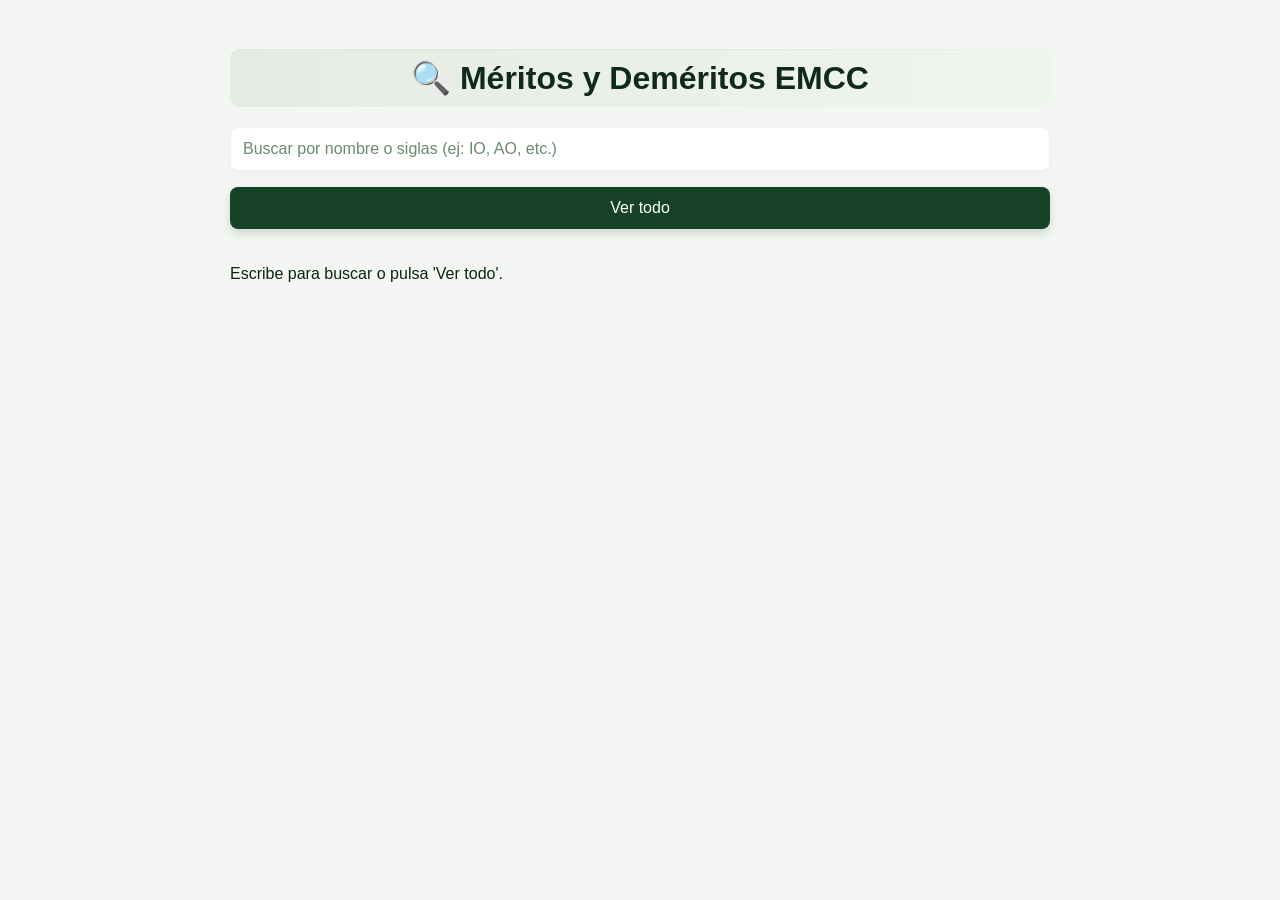
<file: index.html>
<!DOCTYPE html>
<html lang="es">
<head>
  <meta charset="UTF-8" />
  <meta name="viewport" content="width=device-width, initial-scale=1.0"/>
  <title>Méritos y Deméritos EMCC</title>
  <style>
    :root{
      /* Paleta escala verde militar */
      --green-900: #0f2b18; /* muy oscuro */
      --green-800: #174227;
      --green-700: #2a5b35;
      --green-600: #3f7a45;
      --green-500: #5a9a5f;
      --green-400: #81b883;
      --muted-bg: #f3f6f2; /* leve tinte verde claro para el fondo */
      --card-bg: #eef6ec; /* tarjeta con sutil tinte verde */
      --accent: #cfe6d1; /* acento claro */
      --text: #0b2414; /* texto principal oscuro */
      --muted-text: #33513a;
      --danger: #7a2b2b; /* rojo moderado para contraste si se necesita */
    }

    * {
      box-sizing: border-box;
      font-family: 'Segoe UI', Tahoma, Geneva, Verdana, sans-serif;
    }
    body {
      background-color: var(--muted-bg);
      margin: 0;
      padding: 16px;
      color: var(--text);
    }
    h1 {
      text-align: center;
      color: var(--green-900);
      margin-bottom: 20px;
      background: linear-gradient(90deg, rgba(21,49,28,0.06), rgba(95,154,95,0.02));
      padding: 10px 12px;
      border-radius: 10px;
      display: inline-block;
      width: 100%;
      box-shadow: 0 1px 0 rgba(0,0,0,0.03) inset;
    }
    input[type="text"] {
      width: 100%;
      padding: 12px;
      border: 1px solid rgba(26,58,95,0.06);
      border-radius: 8px;
      font-size: 16px;
      margin-bottom: 16px;
      background: white;
      color: var(--text);
      box-shadow: 0 2px 4px rgba(16,43,24,0.03);
    }
    input[type="text"]::placeholder {
      color: #6b8a6f;
    }
    button {
      width: 100%;
      padding: 12px;
      background-color: var(--green-800);
      color: #f7fff7;
      border: none;
      border-radius: 8px;
      font-size: 16px;
      cursor: pointer;
      margin-bottom: 16px;
      box-shadow: 0 4px 10px rgba(10,40,20,0.15);
      transition: background-color 180ms ease, transform 120ms ease;
    }
    button:hover {
      background-color: var(--green-700);
      transform: translateY(-1px);
    }
    .item {
      background: linear-gradient(180deg, white 0%, var(--card-bg) 100%);
      border-radius: 8px;
      padding: 12px;
      margin-bottom: 12px;
      box-shadow: 0 6px 16px rgba(8,22,12,0.06);
      border-left: 6px solid rgba(46,86,45,0.12);
    }
    .item h3 {
      margin: 0 0 8px 0;
      color: var(--green-900);
      font-size: 1.05rem;
    }
    .item h3 small {
      color: var(--muted-text);
      font-weight: 600;
      margin-left: 6px;
      font-size: 0.8rem;
    }
    .item p {
      margin: 4px 0;
      color: var(--muted-text);
    }
    .category {
      font-weight: 700;
      color: white;
      margin-top: 20px;
      border-radius: 8px;
      padding: 10px 12px;
      background: linear-gradient(90deg, var(--green-700), var(--green-500));
      box-shadow: 0 3px 8px rgba(15,43,24,0.08);
    }
    #results {
      margin-top: 20px;
    }

    /* Adaptaciones para contraste de Demérito/Mérito */
    .category.dem {
      background: linear-gradient(90deg, #6b2f2f, #9a4a4a); /* tono rojizo para deméritos (contraste) */
    }
    .category.mer {
      background: linear-gradient(90deg, var(--green-700), var(--green-500));
    }

    /* Responsive */
    @media (min-width: 600px) {
      body {
        padding: 28px;
      }
      .container {
        max-width: 820px;
        margin: 0 auto;
      }
    }
  </style>
</head>
<body>
  <div class="container">
    <h1>🔍 Méritos y Deméritos EMCC</h1>
    <input type="text" id="searchInput" placeholder="Buscar por nombre o siglas (ej: IO, AO, etc.)" />
    <button onclick="showAll()">Ver todo</button>
    <div id="results"></div>
  </div>

  <script>
    // Base de datos con faltas y méritos
    const data = [
      // DEMÉRITOS
      { type: "Demérito", category: "Formación Ética y Profesional", name: "No rendir cortesía", sigla: "NRC", g10: "1-3", g11_12: "4-8" },
      { type: "Demérito", category: "Formación Ética y Profesional", name: "Saludar incorrectamente", sigla: "SI", g10: "1", g11_12: "1-3" },
      { type: "Demérito", category: "Formación Ética y Profesional", name: "Permitir", sigla: "PER", g10: "2-5", g11_12: "6-11" },
      { type: "Demérito", category: "Formación Ética y Profesional", name: "Tibieza", sigla: "TIB", g10: "1-2", g11_12: "3-5" },
      { type: "Demérito", category: "Formación Ética y Profesional", name: "Ausente a formación", sigla: "AF", g10: "1-3", g11_12: "2-5" },
      { type: "Demérito", category: "Formación Ética y Profesional", name: "Ausente al regreso de pase", sigla: "ARP", g10: "6-11", g11_12: "6-11" },
      { type: "Demérito", category: "Formación Ética y Profesional", name: "Ausente al cuartel", sigla: "AC", g10: "1-3", g11_12: "1-5" },
      { type: "Demérito", category: "Formación Ética y Profesional", name: "Mentir", sigla: "MEN", g10: "4-6", g11_12: "6-11" },
      { type: "Demérito", category: "Formación Ética y Profesional", name: "Incumplir una orden", sigla: "IO", g10: "4-6", g11_12: "6-11" },
      { type: "Demérito", category: "Formación Ética y Profesional", name: "Réplica", sigla: "REP", g10: "2-4", g11_12: "6-11" },
      { type: "Demérito", category: "Formación Ética y Profesional", name: "Faltar el respeto", sigla: "FR", g10: "4-6", g11_12: "6-11" },
      { type: "Demérito", category: "Formación Ética y Profesional", name: "Atribuciones indebidas", sigla: "ATR", g10: "1-3", g11_12: "1-5" },
      { type: "Demérito", category: "Formación Ética y Profesional", name: "Estar peludo o pelado de forma no reglamentaria", sigla: "PEL", g10: "1-2", g11_12: "2-4" },
      { type: "Demérito", category: "Formación Ética y Profesional", name: "Estar sin afeitar o mal afeitado", sigla: "AFE", g10: "1-2", g11_12: "2-4" },
      { type: "Demérito", category: "Formación Ética y Profesional", name: "Recostarse a la pared, sentarse en lugares no apropiados", sigla: "REC", g10: "1-2", g11_12: "2-4" },
      { type: "Demérito", category: "Formación Ética y Profesional", name: "Terminología inadecuada", sigla: "TER", g10: "1-2", g11_12: "2-4" },
      { type: "Demérito", category: "Formación Ética y Profesional", name: "Palabras obscenas", sigla: "POB", g10: "4-6", g11_12: "6-10" },
      { type: "Demérito", category: "Formación Ética y Profesional", name: "Reñir con un compañero", sigla: "REN", g10: "6-11", g11_12: "6-11" },
      { type: "Demérito", category: "Formación Ética y Profesional", name: "Tener uñas largas o sucias", sigla: "UÑA", g10: "1", g11_12: "2" },
      { type: "Demérito", category: "Formación Ética y Profesional", name: "Criticar la actuación o la orden de un superior", sigla: "CRS", g10: "2-4", g11_12: "5-8" },
      { type: "Demérito", category: "Formación Ética y Profesional", name: "No presentarse al jefe después de cumplir una orden", sigla: "NPJ", g10: "2-4", g11_12: "5-8" },
      { type: "Demérito", category: "Formación Ética y Profesional", name: "Presentarse incorrectamente ante el Jefe", sigla: "PIJ", g10: "1-3", g11_12: "4-6" },
      { type: "Demérito", category: "Formación Ética y Profesional", name: "No rendir el parte correctamente", sigla: "NRP", g10: "1-2", g11_12: "2-4" },
      { type: "Demérito", category: "Formación Ética y Profesional", name: "Incumplir el horario de la unidad", sigla: "IHU", g10: "2-5", g11_12: "2-5" },
      { type: "Demérito", category: "Formación Ética y Profesional", name: "Arrojar basura fuera de los depósitos", sigla: "ARB", g10: "1-3", g11_12: "1-3" },
      { type: "Demérito", category: "Formación Ética y Profesional", name: "Mantener las manos en los bolsillos", sigla: "MBP", g10: "1-2", g11_12: "2-4" },
      { type: "Demérito", category: "Formación Ética y Profesional", name: "Desconocer lo que está reglamentado", sigla: "DRE", g10: "1-2", g11_12: "2-5" },
      { type: "Demérito", category: "Formación Ética y Profesional", name: "Estar desnudo en el dormitorio", sigla: "EDD", g10: "1-3", g11_12: "3-5" },
      { type: "Demérito", category: "Formación Ética y Profesional", name: "Hacer necesidades fisiológicas en lugares no dispuestos", sigla: "HNF", g10: "2-4", g11_12: "4-6" },
      { type: "Demérito", category: "Formación Ética y Profesional", name: "Dirigirse de forma incorrecta a sus compañeros", sigla: "DIC", g10: "1-3", g11_12: "3-5" },
      { type: "Demérito", category: "Formación Ética y Profesional", name: "No emplear el conducto reglamentario o emplearlo incorrectamente", sigla: "NCR", g10: "1-2", g11_12: "3-5" },
      { type: "Demérito", category: "Formación Ética y Profesional", name: "Llegar a la EMCC en estado de embriaguez", sigla: "EBR", g10: "6-11", g11_12: "6-11" },
      { type: "Demérito", category: "Formación Ética y Profesional", name: "Ingerir o introducir bebidas alcohólicas en la EMCC", sigla: "IBA", g10: "6-11", g11_12: "6-11" },
      { type: "Demérito", category: "Formación Ética y Profesional", name: "Falsificar documentos", sigla: "FAL", g10: "6-11", g11_12: "6-11" },
      { type: "Demérito", category: "Formación Ética y Profesional", name: "Realizar actos que atenten contra la moral y el prestigio de la EMCC", sigla: "AMA", g10: "6-11", g11_12: "6-11" },
      { type: "Demérito", category: "Formación Ética y Profesional", name: "Gesticular", sigla: "GES", g10: "1-2", g11_12: "2-5" },
      { type: "Demérito", category: "Formación Ética y Profesional", name: "Difamar", sigla: "DIF", g10: "6-11", g11_12: "6-11" },
      { type: "Demérito", category: "Formación Ética y Profesional", name: "Entrar o salir de la EMCC por lugares no autorizados", sigla: "ESA", g10: "6-11", g11_12: "6-11" },
      { type: "Demérito", category: "Formación Ética y Profesional", name: "Encubrir", sigla: "ENC", g10: "6-11", g11_12: "6-11" },
 


//servicio de guardia 
  { "type": "Demérito", "category": "Servicio de Guardia", "name": "Abandonar el servicio", "sigla": "AGS", "g10": "2-4", "g11_12": "6-11" },
  { "type": "Demérito", "category": "Servicio de Guardia", "name": "Negligencia en el servicio", "sigla": "NGS", "g10": "2-4", "g11_12": "6-11" },
  { "type": "Demérito", "category": "Servicio de Guardia", "name": "Incumplir las exigencias establecidas en el servicio que presta", "sigla": "IES", "g10": "1-3", "g11_12": "5-7" },
  { "type": "Demérito", "category": "Servicio de Guardia", "name": "Realizar actividades ajenas al servicio de guardia", "sigla": "RAS", "g10": "1-3", "g11_12": "3-5" },
  { "type": "Demérito", "category": "Servicio de Guardia", "name": "Dejarse relevar o relevar incorrectamente", "sigla": "DRI", "g10": "1-3", "g11_12": "3-5" },
  { "type": "Demérito", "category": "Servicio de Guardia", "name": "Evadir el servicio", "sigla": "EVS", "g10": "2-4", "g11_12": "5-7" },

//relacionada con el cuartel
  { "type": "Demérito", "category": "Relacionadas con el Cuartel", "name": "No estar listo para la inspección", "sigla": "NLI", "g10": "1-2", "g11_12": "2-4" },
  { "type": "Demérito", "category": "Relacionadas con el Cuartel", "name": "Objeto en lugar no dispuesto", "sigla": "OLD", "g10": "1-2", "g11_12": "1-2" },
  { "type": "Demérito", "category": "Relacionadas con el Cuartel", "name": "Objeto sucio o con polvo", "sigla": "OSP", "g10": "1-2", "g11_12": "1-2" },
  { "type": "Demérito", "category": "Relacionadas con el Cuartel", "name": "Objeto con falta de simetría, desalineados o desordenados", "sigla": "OFD", "g10": "1-2", "g11_12": "1-2" },
  { "type": "Demérito", "category": "Relacionadas con el Cuartel", "name": "Objetos sin marcar", "sigla": "OSM", "g10": "1-2", "g11_12": "2-4" },
  { "type": "Demérito", "category": "Relacionadas con el Cuartel", "name": "Cama mal tendida", "sigla": "CMT", "g10": "1-2", "g11_12": "1-2" },
  { "type": "Demérito", "category": "Relacionadas con el Cuartel", "name": "Área sucia", "sigla": "ASU", "g10": "1-2", "g11_12": "2-4" },
  { "type": "Demérito", "category": "Relacionadas con el Cuartel", "name": "Tener prendas no autorizadas en el cuartel", "sigla": "PNC", "g10": "2", "g11_12": "2" },
  { "type": "Demérito", "category": "Relacionadas con el Cuartel", "name": "Hablar en voz alta", "sigla": "HVA", "g10": "1", "g11_12": "1" },
  { "type": "Demérito", "category": "Relacionadas con el Cuartel", "name": "Escandalizar", "sigla": "ESC", "g10": "3", "g11_12": "3" },
  { "type": "Demérito", "category": "Relacionadas con el Cuartel", "name": "Interrumpir el sueño de los demás", "sigla": "ISD", "g10": "3", "g11_12": "3" },


//con el servicio cuartel 
 

  { "type": "Demérito", "category": "Relacionadas con el Cuartel - Servicio de Cuartel", "name": "Violar lo establecido para el encendido y apagado de las luces", "sigla": "VEL", "g10": "2", "g11_12": "2" },
  { "type": "Demérito", "category": "Relacionadas con el Cuartel - Servicio de Cuartel", "name": "Consentir daños a la limpieza o a los muebles e inmuebles", "sigla": "CDA", "g10": "3", "g11_12": "3" },
  { "type": "Demérito", "category": "Relacionadas con el Cuartel - Servicio de Cuartel", "name": "Consentir que se hable en voz alta", "sigla": "CHV", "g10": "2", "g11_12": "2" },
  { "type": "Demérito", "category": "Relacionadas con el Cuartel - Servicio de Cuartel", "name": "No llevar correctamente el libro del cuartel", "sigla": "NLC", "g10": "2-4", "g11_12": "2-4" },
  { "type": "Demérito", "category": "Relacionadas con el Cuartel - Servicio de Cuartel", "name": "Mantener encendido el televisor o radio en horario no dispuesto", "sigla": "MET", "g10": "3-5", "g11_12": "3-5" },
  { "type": "Demérito", "category": "Relacionadas con el Cuartel - Servicio de Cuartel", "name": "Área sucia", "sigla": "ASC", "g10": "3-5", "g11_12": "3-5" },


  //relacionados con el cuartel
  { "type": "Demérito", "category": "Relacionadas con el Cuartel", "name": "No estar listo para la inspección", "sigla": "NLI", "g10": "1-2", "g11_12": "2-4" },
  { "type": "Demérito", "category": "Relacionadas con el Cuartel", "name": "Objeto en lugar no dispuesto", "sigla": "OLD", "g10": "1-2", "g11_12": "1-2" },
  { "type": "Demérito", "category": "Relacionadas con el Cuartel", "name": "Objeto sucio o con polvo", "sigla": "OSP", "g10": "1-2", "g11_12": "1-2" },
  { "type": "Demérito", "category": "Relacionadas con el Cuartel", "name": "Objeto con falta de simetría, desalineados o desordenados", "sigla": "OFD", "g10": "1-2", "g11_12": "1-2" },
  { "type": "Demérito", "category": "Relacionadas con el Cuartel", "name": "Objetos sin marcar", "sigla": "OSM", "g10": "1-2", "g11_12": "2-4" },
  { "type": "Demérito", "category": "Relacionadas con el Cuartel", "name": "Cama mal tendida", "sigla": "CMT", "g10": "1-2", "g11_12": "1-2" },
  { "type": "Demérito", "category": "Relacionadas con el Cuartel", "name": "Área sucia", "sigla": "ASU", "g10": "1-2", "g11_12": "2-4" },
  { "type": "Demérito", "category": "Relacionadas con el Cuartel", "name": "Tener prendas no autorizadas en el cuartel", "sigla": "PNC", "g10": "2", "g11_12": "2" },
  { "type": "Demérito", "category": "Relacionadas con el Cuartel", "name": "Hablar en voz alta", "sigla": "HVA", "g10": "1", "g11_12": "1" },
  { "type": "Demérito", "category": "Relacionadas con el Cuartel", "name": "Escandalizar", "sigla": "ESC", "g10": "3", "g11_12": "3" },
  { "type": "Demérito", "category": "Relacionadas con el Cuartel", "name": "Interrumpir el sueño de los demás", "sigla": "ISD", "g10": "3", "g11_12": "3" },
  { "type": "Demérito", "category": "Relacionadas con el Cuartel - Estar Acostado", "name": "Estar acostado - Fuera del horario establecido", "sigla": "EAF", "g10": "3", "g11_12": "3" },
  { "type": "Demérito", "category": "Relacionadas con el Cuartel - Estar Acostado", "name": "Estar acostado - Con ropa no autorizada", "sigla": "EAR", "g10": "2", "g11_12": "2" },
  { "type": "Demérito", "category": "Relacionadas con el Cuartel - Servicio de Cuartel", "name": "Violar lo establecido para el encendido y apagado de las luces", "sigla": "VEL", "g10": "2", "g11_12": "2" },
  { "type": "Demérito", "category": "Relacionadas con el Cuartel - Servicio de Cuartel", "name": "Consentir daños a la limpieza o a los muebles e inmuebles", "sigla": "CDA", "g10": "3", "g11_12": "3" },
  { "type": "Demérito", "category": "Relacionadas con el Cuartel - Servicio de Cuartel", "name": "Consentir que se hable en voz alta", "sigla": "CHV", "g10": "2", "g11_12": "2" },
  { "type": "Demérito", "category": "Relacionadas con el Cuartel - Servicio de Cuartel", "name": "No llevar correctamente el libro del cuartel", "sigla": "NLC", "g10": "2-4", "g11_12": "2-4" },
  { "type": "Demérito", "category": "Relacionadas con el Cuartel - Servicio de Cuartel", "name": "Mantener encendido el televisor o radio en horario no dispuesto", "sigla": "MET", "g10": "3-5", "g11_12": "3-5" },
  { "type": "Demérito", "category": "Relacionadas con el Cuartel - Servicio de Cuartel", "name": "Área sucia", "sigla": "ASC", "g10": "3-5", "g11_12": "3-5" },

  
  //estar acostado
  { "type": "Demérito", "category": "Relacionadas con el Cuartel - Estar Acostado", "name": "Fuera del horario establecido", "sigla": "EAF", "g10": "3", "g11_12": "3"},
  { "type": "Demérito", "category": "Relacionadas con el Cuartel - Estar Acostado", "name": "Con ropa no autorizada", "sigla": "EAR", "g10": "2", "g11_12": "2" },


  //clases y estudio independiente 
  { "type": "Demérito", "category": "Clases y Estudios Independiente", "name": "Ausentarse o no asistir", "sigla": "CNNA", "g10": "2-6", "g11_12": "6-11" },
  { "type": "Demérito", "category": "Clases y Estudios Independiente", "name": "Llegar tarde", "sigla": "CLT", "g10": "1-2", "g11_12": "2-3" },
  { "type": "Demérito", "category": "Clases y Estudios Independiente", "name": "Maltratar a destruir los medios de BME", "sigla": "MDB", "g10": "4-6", "g11_12": "6-11" },
  { "type": "Demérito", "category": "Clases y Estudios Independiente", "name": "Alterar el orden", "sigla": "CAO", "g10": "1-3", "g11_12": "3-6" },
  { "type": "Demérito", "category": "Clases y Estudios Independiente", "name": "Sentarse incorrectamente", "sigla": "CSI", "g10": "1", "g11_12": "2" },
  { "type": "Demérito", "category": "Clases y Estudios Independiente", "name": "No llevar los materiales indicados", "sigla": "NMI", "g10": "1-3", "g11_12": "2-6" },
  { "type": "Demérito", "category": "Clases y Estudios Independiente", "name": "Ensuciar el aula", "sigla": "EAU", "g10": "1-2", "g11_12": "2-4" },
  { "type": "Demérito", "category": "Clases y Estudios Independiente", "name": "Ejecutar acciones que no tengan relación con la clase o el estudio", "sigla": "EAE", "g10": "1-2", "g11_12": "2-5" },
  { "type": "Demérito", "category": "Clases y Estudios Independiente", "name": "Hablar sin permiso", "sigla": "CHP", "g10": "1", "g11_12": "1" },
  { "type": "Demérito", "category": "Clases y Estudios Independiente", "name": "No presentarse o hacerlo incorrectamente", "sigla": "NPI", "g10": "1", "g11_12": "1" },
  { "type": "Demérito", "category": "Clases y Estudios Independiente", "name": "No cumplir las tareas en clases o el estudio individual", "sigla": "NCT", "g10": "2-4", "g11_12": "6-11" },
  { "type": "Demérito", "category": "Clases y Estudios Independiente", "name": "Dormir en clase o estudio individual", "sigla": "DCE", "g10": "1-3", "g11_12": "3-5" },
  { "type": "Demérito", "category": "Clases y Estudios Independiente", "name": "No tener los libros conservados y con forro", "sigla": "NLC", "g10": "1-3", "g11_12": "3-5" },


//corte militares
  { "type": "Demérito", "category": "Cortes Militares", "name": "Hablar sin autorización", "sigla": "CHA", "g10": "1", "g11_12": "2" },
  { "type": "Demérito", "category": "Cortes Militares", "name": "Reírse", "sigla": "CRE", "g10": "1", "g11_12": "3" },
  { "type": "Demérito", "category": "Cortes Militares", "name": "Dormitar", "sigla": "CDO", "g10": "1", "g11_12": "3" },
  { "type": "Demérito", "category": "Cortes Militares", "name": "Sentarse incorrectamente", "sigla": "SCI", "g10": "1", "g11_12": "1" },
  { "type": "Demérito", "category": "Cortes Militares", "name": "Interrumpir las declaraciones", "sigla": "IDC", "g10": "1", "g11_12": "2" },
  { "type": "Demérito", "category": "Cortes Militares", "name": "No prestar atención", "sigla": "NPA", "g10": "1", "g11_12": "1" },




//ingestión de alimentos 
  { "type": "Demérito", "category": "Ingestión de Alimentos", "name": "No emplear correctamente los cubiertos", "sigla": "NUC", "g10": "1", "g11_12": "1" },
  { "type": "Demérito", "category": "Ingestión de Alimentos", "name": "Comer con las manos sucias", "sigla": "CMS", "g10": "1", "g11_12": "1" },
  { "type": "Demérito", "category": "Ingestión de Alimentos", "name": "Dejar desperdicios de comida en la mesa", "sigla": "DDC", "g10": "1", "g11_12": "1" },
  { "type": "Demérito", "category": "Ingestión de Alimentos", "name": "Consumir alimentos fuera del lugar dispuesto para ello", "sigla": "CAF", "g10": "1", "g11_12": "2" },
  { "type": "Demérito", "category": "Ingestión de Alimentos", "name": "Extraer alimentos del comedor", "sigla": "EAC", "g10": "1", "g11_12": "2" },
  { "type": "Demérito", "category": "Ingestión de Alimentos", "name": "Asistir al comedor o cafetería en horario no dispuesto", "sigla": "ACH", "g10": "1", "g11_12": "2" },

  
//uso del uniforme 
  { "type": "Demérito", "category": "Uso del Uniforme", "name": "Ojal desabotonado o faltarle botones", "sigla": "OUO", "g10": "1", "g11_12": "1" },
  { "type": "Demérito", "category": "Uso del Uniforme", "name": "Uniforme sucio o ajado", "sigla": "USA", "g10": "1", "g11_12": "2" },
  { "type": "Demérito", "category": "Uso del Uniforme", "name": "Calzado sucio o sin brillo", "sigla": "CSB", "g10": "1", "g11_12": "1-2" },
  { "type": "Demérito", "category": "Uso del Uniforme", "name": "No usar o usar incorrectamente los atributos", "sigla": "NUA", "g10": "1", "g11_12": "1-2" },
  { "type": "Demérito", "category": "Uso del Uniforme", "name": "Uso incorrecto del uniforme", "sigla": "UIU", "g10": "1", "g11_12": "2" },
  { "type": "Demérito", "category": "Uso del Uniforme", "name": "Estar descubierto fuera de techo", "sigla": "EDF", "g10": "1", "g11_12": "2" },
  { "type": "Demérito", "category": "Uso del Uniforme", "name": "Transformar el uniforme", "sigla": "TRU", "g10": "1-2", "g11_12": "2-4" },


//formaciones


  { "type": "Demérito", "category": "Formaciones", "name": "Llegar tarde", "sigla": "FLT", "g10": "1", "g11_12": "1-3" },
  { "type": "Demérito", "category": "Formaciones", "name": "Moverse en posición de “Firmes”", "sigla": "FMF", "g10": "1", "g11_12": "1" },
  { "type": "Demérito", "category": "Formaciones", "name": "No asumir la posición de “Firmes”", "sigla": "NAF", "g10": "1", "g11_12": "2" },
  { "type": "Demérito", "category": "Formaciones", "name": "Hablar sin permiso", "sigla": "FHP", "g10": "1", "g11_12": "2" },
  { "type": "Demérito", "category": "Formaciones", "name": "Incorporarse o salir de formación sin permiso", "sigla": "ISF", "g10": "1", "g11_12": "2" },
  { "type": "Demérito", "category": "Formaciones", "name": "Reírse", "sigla": "FRE", "g10": "1", "g11_12": "2" },
  { "type": "Demérito", "category": "Formaciones", "name": "Asistir con objetos no dispuestos", "sigla": "AOD", "g10": "1", "g11_12": "1" },
  { "type": "Demérito", "category": "Formaciones", "name": "No estar alineado", "sigla": "NEA", "g10": "1", "g11_12": "1" },
  { "type": "Demérito", "category": "Formaciones", "name": "Mal procedimiento de infantería", "sigla": "MPI", "g10": "1", "g11_12": "1" },
  { "type": "Demérito", "category": "Formaciones", "name": "Ejecutar incorrectamente los ejercicios", "sigla": "EIE", "g10": "1", "g11_12": "1" },
  { "type": "Demérito", "category": "Formaciones", "name": "Jugar", "sigla": "FJU", "g10": "1", "g11_12": "2" },
  { "type": "Demérito", "category": "Formaciones", "name": "No presentarse de forma correcta", "sigla": "NPC", "g10": "1", "g11_12": "2-4" },


//DURANTE LA MARCHA, EN ACTIVIDADES DE TERRENO O EN LA CALLE
  { "type": "Demérito", "category": "Durante la Marcha, Terreno o Calle", "name": "Abandonar el itinerario", "sigla": "ATI", "g10": "1-3", "g11_12": "3-5" },
  { "type": "Demérito", "category": "Durante la Marcha, Terreno o Calle", "name": "Hacer uso de propiedades estatales o particulares o dañarlas", "sigla": "UPD", "g10": "2-4", "g11_12": "6-11" },
  { "type": "Demérito", "category": "Durante la Marcha, Terreno o Calle", "name": "Ingerir alimentos sin autorización", "sigla": "IAS", "g10": "1-3", "g11_12": "5-7" },
  { "type": "Demérito", "category": "Durante la Marcha, Terreno o Calle", "name": "Dejar propiedades abandonadas", "sigla": "DPA", "g10": "4-6", "g11_12": "6-11" },
  { "type": "Demérito", "category": "Durante la Marcha, Terreno o Calle", "name": "Hacer visitas a viviendas y establecimientos sin autorización", "sigla": "HVE", "g10": "1-3", "g11_12": "6-11" },
  { "type": "Demérito", "category": "Durante la Marcha, Terreno o Calle", "name": "Bañarse en río, presas o lagunas sin autorización", "sigla": "BRP", "g10": "4-6", "g11_12": "6-11" },
  { "type": "Demérito", "category": "Durante la Marcha, Terreno o Calle", "name": "Faltarle el respeto a la población", "sigla": "FRP", "g10": "6-11", "g11_12": "6-11" },
  { "type": "Demérito", "category": "Durante la Marcha, Terreno o Calle", "name": "Formar desorden o no cumplir las normas de convivencia social", "sigla": "FDC", "g10": "6-11", "g11_12": "6-11" },
  { "type": "Demérito", "category": "Durante la Marcha, Terreno o Calle", "name": "Tirar objeto a la población", "sigla": "TOP", "g10": "6-11", "g11_12": "6-11" },
  { "type": "Demérito", "category": "Durante la Marcha, Terreno o Calle", "name": "Bajarse del carro sin autorización", "sigla": "BCS", "g10": "1-3", "g11_12": "2-4" },
  { "type": "Demérito", "category": "Durante la Marcha, Terreno o Calle", "name": "Incumplir las regulaciones previstas para lugares públicos", "sigla": "IRP", "g10": "2-4", "g11_12": "5-7" },





  
      // MÉRITOS
      { type: "Mérito", category: "Proceso Docente", name: "Obtener calificación de sobresaliente en preguntas de clase", sigla: "SCP", g10: "2", g11_12: "2" },
      { type: "Mérito", category: "Proceso Docente", name: "Obtener calificación de sobresaliente en seminarios o trabajos prácticos", sigla: "SST", g10: "4", g11_12: "4" },
      { type: "Mérito", category: "Proceso Docente", name: "Obtener calificación de sobresaliente en controles parciales", sigla: "SCP2", g10: "6", g11_12: "6" },
      { type: "Mérito", category: "Proceso Docente", name: "Obtener calificación de sobresaliente en pruebas finales", sigla: "SPF", g10: "11", g11_12: "11" },
      { type: "Mérito", category: "Proceso Docente", name: "Obtener calificación de sobresaliente en todas las comprobaciones de la semana", sigla: "SCS", g10: "2", g11_12: "2" },
      { type: "Mérito", category: "Proceso Docente", name: "Destacarse en clase", sigla: "DCL", g10: "2", g11_12: "2" },
      { type: "Mérito", category: "Actividades Científicas/Deportivas/Culturales", name: "Participar en evento", sigla: "PAR", g10: "1", g11_12: "1" },
      { type: "Mérito", category: "Actividades Científicas/Deportivas/Culturales", name: "Obtener 3er lugar", sigla: "3L", g10: "3", g11_12: "3" },
      { type: "Mérito", category: "Actividades Científicas/Deportivas/Culturales", name: "Obtener 2do lugar", sigla: "2L", g10: "4", g11_12: "4" },
      { type: "Mérito", category: "Actividades Científicas/Deportivas/Culturales", name: "Obtener 1er lugar", sigla: "1L", g10: "5", g11_12: "5" },
      { type: "Mérito", category: "Actividades Científicas/Deportivas/Culturales", name: "Obtener condición de destacado o relevante", sigla: "DRE", g10: "6", g11_12: "6" },
      { type: "Mérito", category: "Actividades Científicas/Deportivas/Culturales", name: "Evento externo - Municipal", sigla: "EMUN", g10: "4", g11_12: "4" },
      { type: "Mérito", category: "Actividades Científicas/Deportivas/Culturales", name: "Evento externo - Provincial", sigla: "EPRO", g10: "6", g11_12: "6" },
      { type: "Mérito", category: "Actividades Científicas/Deportivas/Culturales", name: "Evento externo - Ejército", sigla: "EEJE", g10: "8", g11_12: "8" },
      { type: "Mérito", category: "Actividades Científicas/Deportivas/Culturales", name: "Evento externo - Nacional", sigla: "ENAC", g10: "10", g11_12: "10" },
      { type: "Mérito", category: "Rotación de Mando", name: "Jefe de escuadra", sigla: "JE", g10: "2", g11_12: "2" },
      { type: "Mérito", category: "Rotación de Mando", name: "Jefe de pelotón", sigla: "JP", g10: "4", g11_12: "4" },
      { type: "Mérito", category: "Rotación de Mando", name: "Segundo jefe de pelotón", sigla: "SJP", g10: "6", g11_12: "6" },
      { type: "Mérito", category: "Rotación de Mando", name: "Jefe de compañía", sigla: "JCO", g10: "8", g11_12: "8" },
      { type: "Mérito", category: "Rotación de Mando", name: "Jefe de batallón", sigla: "JB", g10: "10", g11_12: "10" },
      { type: "Mérito", category: "Conducta", name: "Conducta sobresaliente en el semestre", sigla: "CSS", g10: "8", g11_12: "8" },
      { type: "Mérito", category: "Vida Diaria", name: "Destacarse en cumplimiento de tarea", sigla: "DCT", g10: "1", g11_12: "1" },
      { type: "Mérito", category: "Vida Diaria", name: "No tener reportes durante la semana", sigla: "NTR", g10: "2", g11_12: "2" },
      { type: "Mérito", category: "Vida Diaria", name: "Destacarse en el Servicio de Guardia", sigla: "DSG", g10: "3-5", g11_12: "3-5" },
      { type: "Mérito", category: "Vida Diaria", name: "Mantener porte y aspecto esmerado", sigla: "PAS", g10: "3", g11_12: "3" },
      { type: "Mérito", category: "Vida Diaria", name: "Destacarse en el trabajo", sigla: "DTR", g10: "3-5", g11_12: "3-5" }
    ];

    const resultsContainer = document.getElementById("results");
    const searchInput = document.getElementById("searchInput");

    searchInput.addEventListener("input", performSearch);

    function performSearch() {
      const term = searchInput.value.trim().toLowerCase();
      if (!term) {
        resultsContainer.innerHTML = "<p>Escribe para buscar...</p>";
        return;
      }

      const filtered = data.filter(item =>
        item.name.toLowerCase().includes(term) ||
        item.sigla.toLowerCase() === term
      );

      renderResults(filtered);
    }

    function showAll() {
      renderResults(data);
    }
    function renderResults(list) {
      if (list.length === 0) {
        resultsContainer.innerHTML = "<p>No se encontraron resultados.</p>";
        return;
      }

      let html = "";
      let currentCategory = "";

      list.forEach(item => {
        if (item.category !== currentCategory) {
          currentCategory = item.category;
          // añadir clase según tipo para diferenciar visualmente
          const catClass = item.type === "Demérito" ? "category dem" : "category mer";
          html += `<div class="${catClass}">${item.type === "Demérito" ? "❌ Deméritos - " : "✅ Méritos - "}${item.category}</div>`;
        }

        html += `
          <div class="item">
            <h3>${item.name} <small>(${item.sigla})</small></h3>
            <p><strong>10mo grado:</strong> ${item.g10} &nbsp; | &nbsp; <strong>11no–12mo:</strong> ${item.g11_12}</p>
          </div>
        `;
      });

      resultsContainer.innerHTML = html;
    }

    // Inicializar con mensaje
    resultsContainer.innerHTML = "<p>Escribe para buscar o pulsa 'Ver todo'.</p>";
  </script>
</body>
</html>
</file>
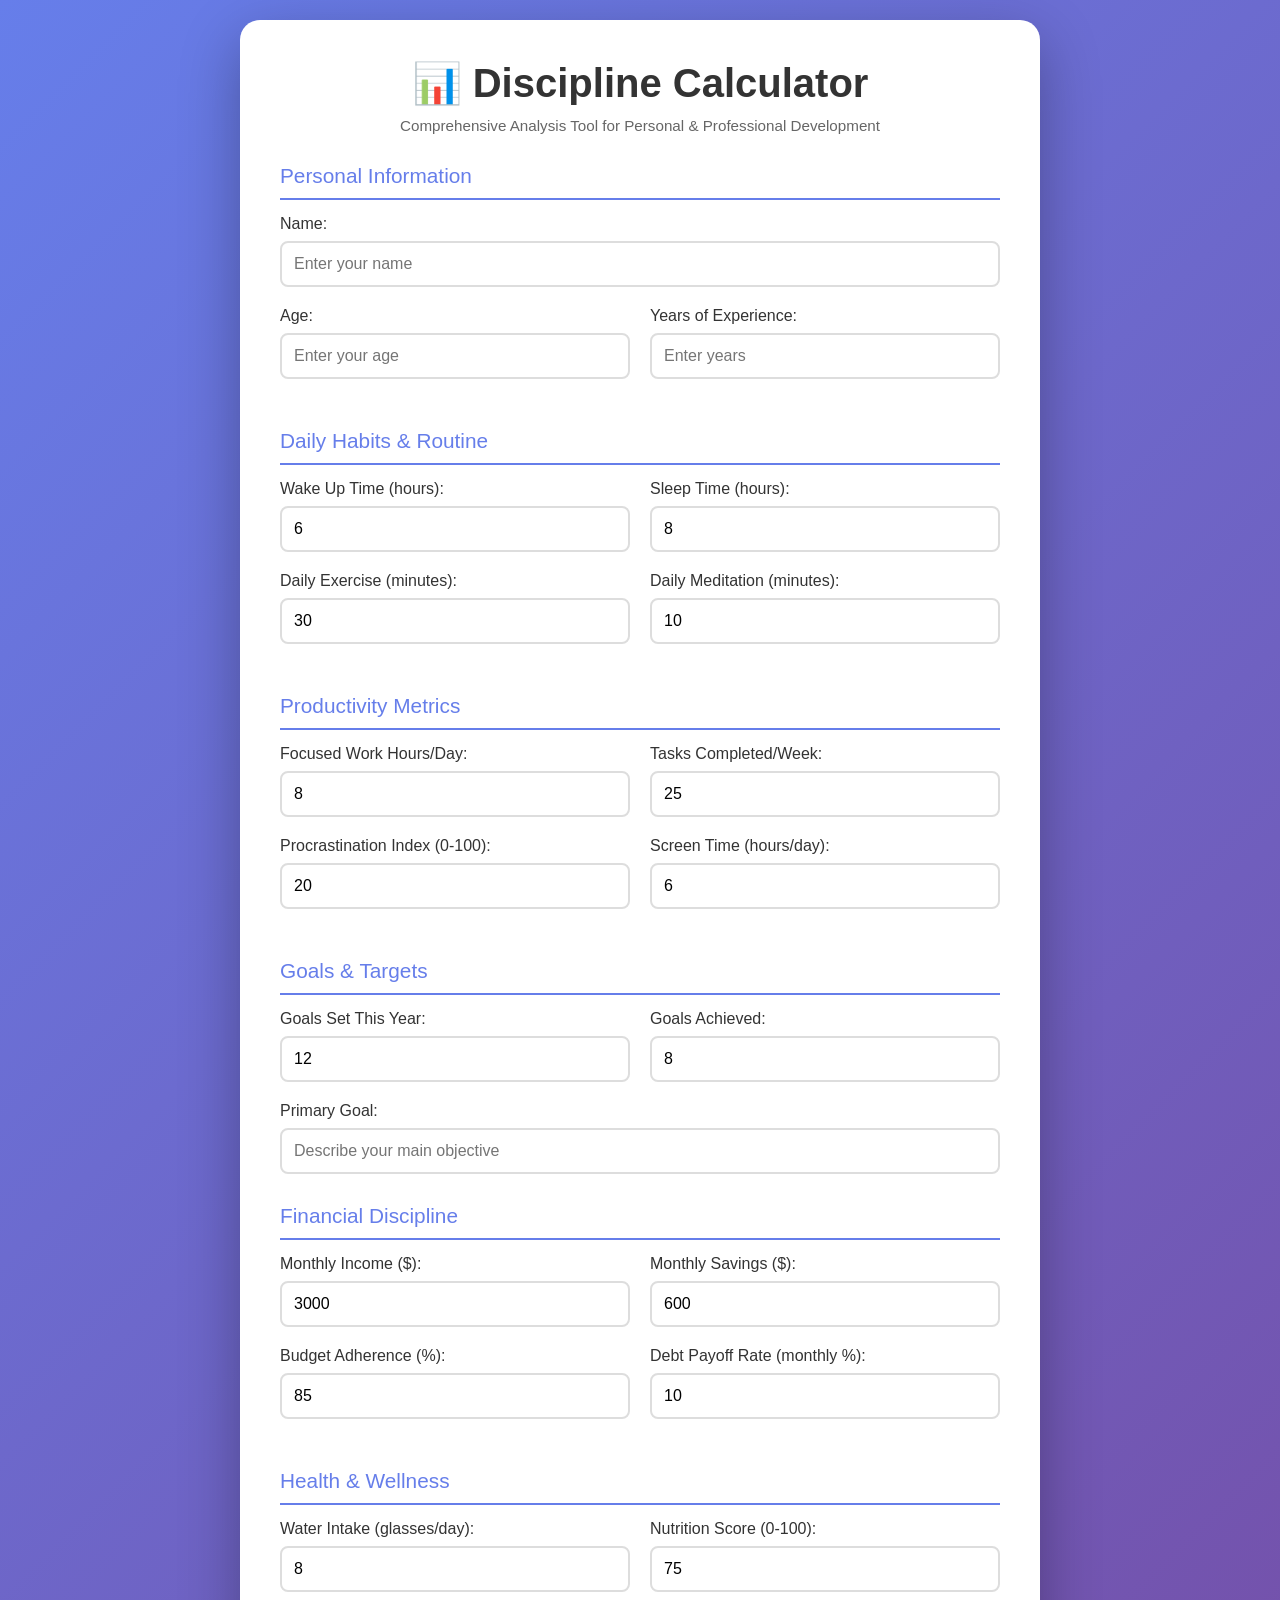
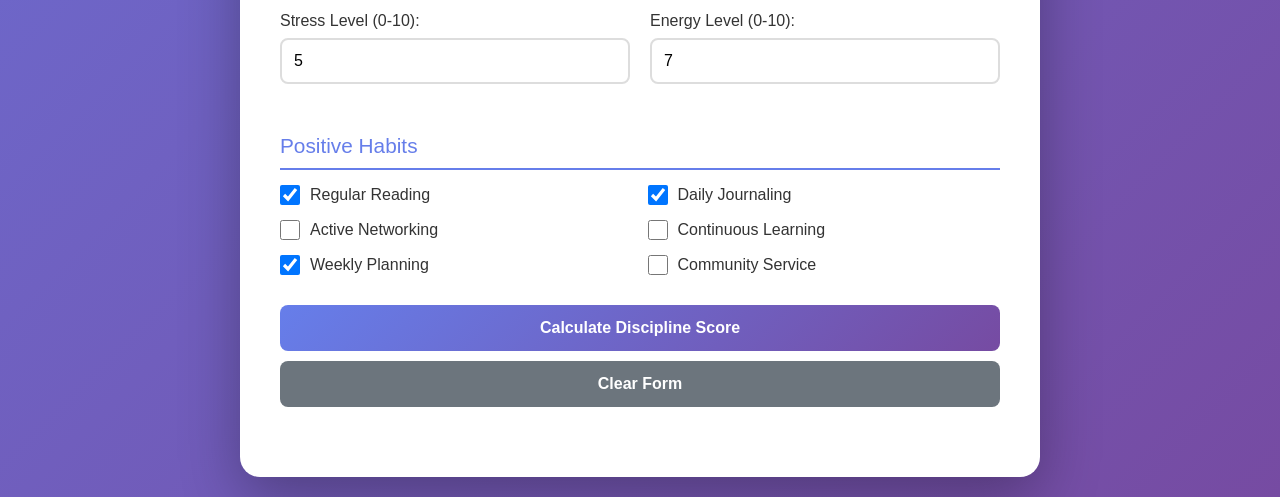
<file: calculator.html>
<!DOCTYPE html>
<html lang="en">
<head>
    <meta charset="UTF-8">
    <meta name="viewport" content="width=device-width, initial-scale=1.0">
    <title>Discipline Calculator</title>
    <style>
        * {
            margin: 0;
            padding: 0;
            box-sizing: border-box;
        }

        body {
            font-family: 'Segoe UI', Tahoma, Geneva, Verdana, sans-serif;
            background: linear-gradient(135deg, #667eea 0%, #764ba2 100%);
            min-height: 100vh;
            display: flex;
            justify-content: center;
            align-items: center;
            padding: 20px;
        }

        .container {
            background: white;
            border-radius: 20px;
            box-shadow: 0 20px 60px rgba(0, 0, 0, 0.3);
            padding: 40px;
            max-width: 800px;
            width: 100%;
        }

        h1 {
            color: #333;
            margin-bottom: 10px;
            text-align: center;
            font-size: 2.5em;
        }

        .subtitle {
            text-align: center;
            color: #666;
            margin-bottom: 30px;
            font-size: 0.95em;
        }

        .section {
            margin-bottom: 30px;
        }

        .section-title {
            font-size: 1.3em;
            color: #667eea;
            margin-bottom: 15px;
            border-bottom: 2px solid #667eea;
            padding-bottom: 10px;
        }

        .form-group {
            margin-bottom: 20px;
        }

        label {
            display: block;
            margin-bottom: 8px;
            color: #333;
            font-weight: 500;
        }

        input[type="number"],
        input[type="text"],
        select {
            width: 100%;
            padding: 12px;
            border: 2px solid #ddd;
            border-radius: 8px;
            font-size: 1em;
            transition: border-color 0.3s;
        }

        input[type="number"]:focus,
        input[type="text"]:focus,
        select:focus {
            outline: none;
            border-color: #667eea;
            box-shadow: 0 0 0 3px rgba(102, 126, 234, 0.1);
        }

        .form-row {
            display: grid;
            grid-template-columns: 1fr 1fr;
            gap: 20px;
        }

        button {
            background: linear-gradient(135deg, #667eea 0%, #764ba2 100%);
            color: white;
            padding: 14px 30px;
            border: none;
            border-radius: 8px;
            font-size: 1em;
            font-weight: 600;
            cursor: pointer;
            transition: transform 0.2s, box-shadow 0.2s;
            width: 100%;
        }

        button:hover {
            transform: translateY(-2px);
            box-shadow: 0 10px 25px rgba(102, 126, 234, 0.4);
        }

        button:active {
            transform: translateY(0);
        }

        .results-section {
            background: #f8f9ff;
            border-left: 4px solid #667eea;
            padding: 20px;
            border-radius: 8px;
            margin-top: 30px;
            display: none;
        }

        .results-section.show {
            display: block;
        }

        .result-item {
            display: flex;
            justify-content: space-between;
            padding: 12px 0;
            border-bottom: 1px solid #ddd;
        }

        .result-item:last-child {
            border-bottom: none;
        }

        .result-label {
            font-weight: 600;
            color: #333;
        }

        .result-value {
            color: #667eea;
            font-weight: 700;
            font-size: 1.1em;
        }

        .summary-box {
            background: white;
            border: 2px solid #667eea;
            padding: 20px;
            border-radius: 8px;
            margin-top: 20px;
        }

        .summary-title {
            font-size: 1.2em;
            color: #667eea;
            margin-bottom: 15px;
            font-weight: 600;
        }

        .recommendation {
            padding: 15px;
            border-radius: 8px;
            margin-top: 15px;
            font-weight: 500;
        }

        .recommendation.good {
            background: #d4edda;
            color: #155724;
            border-left: 4px solid #28a745;
        }

        .recommendation.warning {
            background: #fff3cd;
            color: #856404;
            border-left: 4px solid #ffc107;
        }

        .recommendation.critical {
            background: #f8d7da;
            color: #721c24;
            border-left: 4px solid #dc3545;
        }

        .checkbox-group {
            display: grid;
            grid-template-columns: 1fr 1fr;
            gap: 15px;
            margin-top: 10px;
        }

        .checkbox-item {
            display: flex;
            align-items: center;
        }

        .checkbox-item input[type="checkbox"] {
            width: 20px;
            height: 20px;
            cursor: pointer;
            margin-right: 10px;
        }

        .checkbox-item label {
            margin: 0;
            cursor: pointer;
            font-weight: 400;
        }

        .reset-btn {
            background: #6c757d;
            margin-top: 10px;
        }

        .reset-btn:hover {
            box-shadow: 0 10px 25px rgba(108, 117, 125, 0.4);
        }

        @media (max-width: 600px) {
            .form-row {
                grid-template-columns: 1fr;
            }

            .checkbox-group {
                grid-template-columns: 1fr;
            }

            h1 {
                font-size: 1.8em;
            }
        }

        .progress-bar {
            width: 100%;
            height: 8px;
            background: #ddd;
            border-radius: 4px;
            overflow: hidden;
            margin-top: 5px;
        }

        .progress-fill {
            height: 100%;
            background: linear-gradient(90deg, #667eea 0%, #764ba2 100%);
            width: 0%;
            transition: width 0.3s;
        }

        .chart-container {
            margin-top: 20px;
            padding: 20px;
            background: white;
            border-radius: 8px;
        }

        .chart-title {
            font-weight: 600;
            color: #333;
            margin-bottom: 15px;
        }

        .bar {
            margin-bottom: 15px;
        }

        .bar-label {
            font-weight: 500;
            color: #666;
            margin-bottom: 5px;
            font-size: 0.9em;
        }

        .bar-bg {
            width: 100%;
            height: 25px;
            background: #e9ecef;
            border-radius: 5px;
            overflow: hidden;
        }

        .bar-value {
            height: 100%;
            background: linear-gradient(90deg, #667eea 0%, #764ba2 100%);
            display: flex;
            align-items: center;
            justify-content: flex-end;
            padding-right: 10px;
            color: white;
            font-weight: 600;
            font-size: 0.85em;
            transition: width 0.3s;
        }
    </style>
</head>
<body>
    <div class="container">
        <h1>📊 Discipline Calculator</h1>
        <p class="subtitle">Comprehensive Analysis Tool for Personal & Professional Development</p>

        <form id="disciplineForm">
            <!-- Personal Information Section -->
            <div class="section">
                <div class="section-title">Personal Information</div>
                <div class="form-group">
                    <label for="name">Name:</label>
                    <input type="text" id="name" placeholder="Enter your name">
                </div>
                <div class="form-row">
                    <div class="form-group">
                        <label for="age">Age:</label>
                        <input type="number" id="age" min="1" max="120" placeholder="Enter your age">
                    </div>
                    <div class="form-group">
                        <label for="experience">Years of Experience:</label>
                        <input type="number" id="experience" min="0" max="70" placeholder="Enter years">
                    </div>
                </div>
            </div>

            <!-- Daily Habits Section -->
            <div class="section">
                <div class="section-title">Daily Habits & Routine</div>
                <div class="form-row">
                    <div class="form-group">
                        <label for="wakeTime">Wake Up Time (hours):</label>
                        <input type="number" id="wakeTime" min="0" max="24" step="0.5" value="6" placeholder="6">
                    </div>
                    <div class="form-group">
                        <label for="sleepTime">Sleep Time (hours):</label>
                        <input type="number" id="sleepTime" min="0" max="24" step="0.5" value="8" placeholder="8">
                    </div>
                </div>
                <div class="form-row">
                    <div class="form-group">
                        <label for="exercise">Daily Exercise (minutes):</label>
                        <input type="number" id="exercise" min="0" max="300" value="30" placeholder="30">
                    </div>
                    <div class="form-group">
                        <label for="meditation">Daily Meditation (minutes):</label>
                        <input type="number" id="meditation" min="0" max="120" value="10" placeholder="10">
                    </div>
                </div>
            </div>

            <!-- Productivity Section -->
            <div class="section">
                <div class="section-title">Productivity Metrics</div>
                <div class="form-row">
                    <div class="form-group">
                        <label for="focusHours">Focused Work Hours/Day:</label>
                        <input type="number" id="focusHours" min="0" max="16" step="0.5" value="8" placeholder="8">
                    </div>
                    <div class="form-group">
                        <label for="tasksCompleted">Tasks Completed/Week:</label>
                        <input type="number" id="tasksCompleted" min="0" max="100" value="25" placeholder="25">
                    </div>
                </div>
                <div class="form-row">
                    <div class="form-group">
                        <label for="procrastination">Procrastination Index (0-100):</label>
                        <input type="number" id="procrastination" min="0" max="100" value="20" placeholder="20">
                    </div>
                    <div class="form-group">
                        <label for="screenTime">Screen Time (hours/day):</label>
                        <input type="number" id="screenTime" min="0" max="16" step="0.5" value="6" placeholder="6">
                    </div>
                </div>
            </div>

            <!-- Goals & Targets Section -->
            <div class="section">
                <div class="section-title">Goals & Targets</div>
                <div class="form-row">
                    <div class="form-group">
                        <label for="goalsSet">Goals Set This Year:</label>
                        <input type="number" id="goalsSet" min="0" max="50" value="12" placeholder="12">
                    </div>
                    <div class="form-group">
                        <label for="goalsAchieved">Goals Achieved:</label>
                        <input type="number" id="goalsAchieved" min="0" max="50" value="8" placeholder="8">
                    </div>
                </div>
                <div class="form-group">
                    <label for="mainGoal">Primary Goal:</label>
                    <input type="text" id="mainGoal" placeholder="Describe your main objective">
                </div>
            </div>

            <!-- Financial Discipline Section -->
            <div class="section">
                <div class="section-title">Financial Discipline</div>
                <div class="form-row">
                    <div class="form-group">
                        <label for="monthlyIncome">Monthly Income ($):</label>
                        <input type="number" id="monthlyIncome" min="0" value="3000" placeholder="3000">
                    </div>
                    <div class="form-group">
                        <label for="monthlySavings">Monthly Savings ($):</label>
                        <input type="number" id="monthlySavings" min="0" value="600" placeholder="600">
                    </div>
                </div>
                <div class="form-row">
                    <div class="form-group">
                        <label for="budget">Budget Adherence (%):</label>
                        <input type="number" id="budget" min="0" max="100" value="85" placeholder="85">
                    </div>
                    <div class="form-group">
                        <label for="debtPayoff">Debt Payoff Rate (monthly %):</label>
                        <input type="number" id="debtPayoff" min="0" max="100" value="10" placeholder="10">
                    </div>
                </div>
            </div>

            <!-- Health & Wellness Section -->
            <div class="section">
                <div class="section-title">Health & Wellness</div>
                <div class="form-row">
                    <div class="form-group">
                        <label for="water">Water Intake (glasses/day):</label>
                        <input type="number" id="water" min="0" max="20" value="8" placeholder="8">
                    </div>
                    <div class="form-group">
                        <label for="nutrition">Nutrition Score (0-100):</label>
                        <input type="number" id="nutrition" min="0" max="100" value="75" placeholder="75">
                    </div>
                </div>
                <div class="form-row">
                    <div class="form-group">
                        <label for="stress">Stress Level (0-10):</label>
                        <input type="number" id="stress" min="0" max="10" step="0.5" value="5" placeholder="5">
                    </div>
                    <div class="form-group">
                        <label for="energyLevel">Energy Level (0-10):</label>
                        <input type="number" id="energyLevel" min="0" max="10" step="0.5" value="7" placeholder="7">
                    </div>
                </div>
            </div>

            <!-- Habits Checkboxes -->
            <div class="section">
                <div class="section-title">Positive Habits</div>
                <div class="checkbox-group">
                    <div class="checkbox-item">
                        <input type="checkbox" id="readingHabit" checked>
                        <label for="readingHabit">Regular Reading</label>
                    </div>
                    <div class="checkbox-item">
                        <input type="checkbox" id="journaling" checked>
                        <label for="journaling">Daily Journaling</label>
                    </div>
                    <div class="checkbox-item">
                        <input type="checkbox" id="networking">
                        <label for="networking">Active Networking</label>
                    </div>
                    <div class="checkbox-item">
                        <input type="checkbox" id="learning">
                        <label for="learning">Continuous Learning</label>
                    </div>
                    <div class="checkbox-item">
                        <input type="checkbox" id="planning" checked>
                        <label for="planning">Weekly Planning</label>
                    </div>
                    <div class="checkbox-item">
                        <input type="checkbox" id="socialService">
                        <label for="socialService">Community Service</label>
                    </div>
                </div>
            </div>

            <!-- Buttons -->
            <div class="section">
                <button type="submit">Calculate Discipline Score</button>
                <button type="reset" class="reset-btn">Clear Form</button>
            </div>
        </form>

        <!-- Results Section -->
        <div class="results-section" id="results">
            <h2 class="section-title">📈 Results & Analysis</h2>

            <div class="summary-box">
                <div class="summary-title">Overall Discipline Score</div>
                <div class="result-item">
                    <span class="result-label">Total Score:</span>
                    <span class="result-value" id="totalScore">-</span>
                </div>
                <div class="progress-bar">
                    <div class="progress-fill" id="progressFill" style="width: 0%"></div>
                </div>
                <div id="recommendation" class="recommendation"></div>
            </div>

            <div class="chart-container">
                <div class="chart-title">Category Breakdown</div>
                <div class="bar">
                    <div class="bar-label">Daily Habits</div>
                    <div class="bar-bg">
                        <div class="bar-value" id="habitsBar" style="width: 0%">0%</div>
                    </div>
                </div>
                <div class="bar">
                    <div class="bar-label">Productivity</div>
                    <div class="bar-bg">
                        <div class="bar-value" id="productivityBar" style="width: 0%">0%</div>
                    </div>
                </div>
                <div class="bar">
                    <div class="bar-label">Goal Achievement</div>
                    <div class="bar-bg">
                        <div class="bar-value" id="goalsBar" style="width: 0%">0%</div>
                    </div>
                </div>
                <div class="bar">
                    <div class="bar-label">Financial Discipline</div>
                    <div class="bar-bg">
                        <div class="bar-value" id="financialBar" style="width: 0%">0%</div>
                    </div>
                </div>
                <div class="bar">
                    <div class="bar-label">Health & Wellness</div>
                    <div class="bar-bg">
                        <div class="bar-value" id="healthBar" style="width: 0%">0%</div>
                    </div>
                </div>
            </div>

            <div class="summary-box">
                <div class="summary-title">Detailed Metrics</div>
                <div class="result-item">
                    <span class="result-label">Sleep Quality Score:</span>
                    <span class="result-value" id="sleepScore">-</span>
                </div>
                <div class="result-item">
                    <span class="result-label">Exercise Consistency:</span>
                    <span class="result-value" id="exerciseScore">-</span>
                </div>
                <div class="result-item">
                    <span class="result-label">Focus & Productivity:</span>
                    <span class="result-value" id="focusScore">-</span>
                </div>
                <div class="result-item">
                    <span class="result-label">Goal Achievement Rate:</span>
                    <span class="result-value" id="achievementRate">-</span>
                </div>
                <div class="result-item">
                    <span class="result-label">Savings Rate:</span>
                    <span class="result-value" id="savingsRate">-</span>
                </div>
                <div class="result-item">
                    <span class="result-label">Health Score:</span>
                    <span class="result-value" id="healthScore">-</span>
                </div>
                <div class="result-item">
                    <span class="result-label">Positive Habits Count:</span>
                    <span class="result-value" id="habitsCount">-</span>
                </div>
            </div>

            <div class="summary-box">
                <div class="summary-title">Key Insights & Recommendations</div>
                <div id="insights"></div>
            </div>
        </div>
    </div>

    <script>
        const form = document.getElementById('disciplineForm');
        const resultsSection = document.getElementById('results');

        form.addEventListener('submit', function(e) {
            e.preventDefault();
            calculateDisciplineScore();
        });

        function calculateDisciplineScore() {
            // Get all input values
            const name = document.getElementById('name').value || 'User';
            const age = parseFloat(document.getElementById('age').value) || 30;
            const wakeTime = parseFloat(document.getElementById('wakeTime').value) || 6;
            const sleepTime = parseFloat(document.getElementById('sleepTime').value) || 8;
            const exercise = parseFloat(document.getElementById('exercise').value) || 30;
            const meditation = parseFloat(document.getElementById('meditation').value) || 10;
            const focusHours = parseFloat(document.getElementById('focusHours').value) || 8;
            const tasksCompleted = parseFloat(document.getElementById('tasksCompleted').value) || 25;
            const procrastination = parseFloat(document.getElementById('procrastination').value) || 20;
            const screenTime = parseFloat(document.getElementById('screenTime').value) || 6;
            const goalsSet = parseFloat(document.getElementById('goalsSet').value) || 12;
            const goalsAchieved = parseFloat(document.getElementById('goalsAchieved').value) || 8;
            const mainGoal = document.getElementById('mainGoal').value || 'Personal Growth';
            const monthlyIncome = parseFloat(document.getElementById('monthlyIncome').value) || 3000;
            const monthlySavings = parseFloat(document.getElementById('monthlySavings').value) || 600;
            const budget = parseFloat(document.getElementById('budget').value) || 85;
            const debtPayoff = parseFloat(document.getElementById('debtPayoff').value) || 10;
            const water = parseFloat(document.getElementById('water').value) || 8;
            const nutrition = parseFloat(document.getElementById('nutrition').value) || 75;
            const stress = parseFloat(document.getElementById('stress').value) || 5;
            const energyLevel = parseFloat(document.getElementById('energyLevel').value) || 7;

            // Calculate individual scores
            const sleepScore = calculateSleepScore(sleepTime);
            const exerciseScore = calculateExerciseScore(exercise);
            const meditationScore = calculateMeditationScore(meditation);
            const dailyHabitsScore = (sleepScore + exerciseScore + meditationScore) / 3;

            const procrastinationScore = Math.max(0, 100 - procrastination);
            const focusScore = Math.min(100, (focusHours / 8) * 100);
            const tasksScore = Math.min(100, (tasksCompleted / 30) * 100);
            const screenScore = Math.max(0, 100 - (screenTime / 16) * 100);
            const productivityScore = (procrastinationScore + focusScore + tasksScore + screenScore) / 4;

            const achievementRate = goalsSet > 0 ? (goalsAchieved / goalsSet) * 100 : 0;
            const goalsScore = Math.min(100, achievementRate * 1.2);

            const savingsRate = monthlyIncome > 0 ? (monthlySavings / monthlyIncome) * 100 : 0;
            const financialScore = (budget + debtPayoff + Math.min(100, savingsRate)) / 3;

            const waterScore = Math.min(100, (water / 8) * 100);
            const stressScore = (10 - stress) * 10;
            const energyScore = energyLevel * 10;
            const healthScore = (waterScore + nutrition + stressScore + energyScore) / 4;

            // Count positive habits
            const habits = [
                document.getElementById('readingHabit').checked,
                document.getElementById('journaling').checked,
                document.getElementById('networking').checked,
                document.getElementById('learning').checked,
                document.getElementById('planning').checked,
                document.getElementById('socialService').checked
            ];
            const habitsCount = habits.filter(h => h).length;
            const habitsBonus = (habitsCount / 6) * 15;

            // Calculate total score
            const totalScore = Math.round(
                (dailyHabitsScore * 0.2 +
                productivityScore * 0.25 +
                goalsScore * 0.2 +
                financialScore * 0.15 +
                healthScore * 0.2) + habitsBonus
            );

            // Update UI with results
            document.getElementById('totalScore').textContent = totalScore + '/100';
            document.getElementById('progressFill').style.width = totalScore + '%';
            document.getElementById('sleepScore').textContent = Math.round(sleepScore) + '/100';
            document.getElementById('exerciseScore').textContent = Math.round(exerciseScore) + '/100';
            document.getElementById('focusScore').textContent = Math.round(focusScore) + '/100';
            document.getElementById('achievementRate').textContent = Math.round(achievementRate) + '%';
            document.getElementById('savingsRate').textContent = Math.round(savingsRate) + '%';
            document.getElementById('healthScore').textContent = Math.round(healthScore) + '/100';
            document.getElementById('habitsCount').textContent = habitsCount + '/6';

            // Update bar charts
            updateBar('habitsBar', Math.round(dailyHabitsScore));
            updateBar('productivityBar', Math.round(productivityScore));
            updateBar('goalsBar', Math.round(goalsScore));
            updateBar('financialBar', Math.round(financialScore));
            updateBar('healthBar', Math.round(healthScore));

            // Generate recommendation
            const recommendation = getRecommendation(totalScore);
            const recElement = document.getElementById('recommendation');
            recElement.textContent = recommendation.text;
            recElement.className = 'recommendation ' + recommendation.class;

            // Generate insights
            generateInsights(totalScore, dailyHabitsScore, productivityScore, goalsScore, financialScore, healthScore);

            // Show results
            resultsSection.classList.add('show');
            resultsSection.scrollIntoView({ behavior: 'smooth' });
        }

        function calculateSleepScore(hours) {
            const optimal = 8;
            const diff = Math.abs(hours - optimal);
            return Math.max(0, 100 - (diff * 5));
        }

        function calculateExerciseScore(minutes) {
            const recommended = 30;
            if (minutes >= recommended) {
                return Math.min(100, 60 + (minutes / 60) * 40);
            }
            return (minutes / recommended) * 60;
        }

        function calculateMeditationScore(minutes) {
            return Math.min(100, (minutes / 20) * 100);
        }

        function updateBar(elementId, value) {
            const bar = document.getElementById(elementId);
            bar.style.width = value + '%';
            bar.textContent = value + '%';
        }

        function getRecommendation(score) {
            if (score >= 85) {
                return {
                    text: '🌟 Exceptional! You demonstrate outstanding discipline across all areas. Keep maintaining these excellent habits!',
                    class: 'good'
                };
            } else if (score >= 70) {
                return {
                    text: '✅ Good! You have solid discipline. Focus on the areas below 70 to improve further.',
                    class: 'good'
                };
            } else if (score >= 50) {
                return {
                    text: '⚠️ Fair. You have room for improvement. Consider prioritizing habits in lower-scoring categories.',
                    class: 'warning'
                };
            } else {
                return {
                    text: '🔴 Needs Work. Start with small, consistent improvements in your daily habits and productivity.',
                    class: 'critical'
                };
            }
        }

        function generateInsights(total, habits, productivity, goals, financial, health) {
            const insights = [];

            if (habits >= 80) {
                insights.push('✓ Your daily habits are excellent. Keep up the consistent routine!');
            } else if (habits < 50) {
                insights.push('→ Focus on improving sleep, exercise, and meditation routines.');
            }

            if (productivity >= 80) {
                insights.push('✓ Outstanding productivity levels. Your focus and task completion are impressive!');
            } else if (productivity < 50) {
                insights.push('→ Reduce screen time and procrastination to boost productivity.');
            }

            if (goals >= 80) {
                insights.push('✓ Excellent goal achievement rate. You\'re successfully reaching your targets!');
            } else if (goals < 50) {
                insights.push('→ Set more specific goals and break them into smaller milestones.');
            }

            if (financial >= 80) {
                insights.push('✓ Strong financial discipline. Your savings and budget management are commendable!');
            } else if (financial < 50) {
                insights.push('→ Create a detailed budget and increase your monthly savings target.');
            }

            if (health >= 80) {
                insights.push('✓ Excellent health habits. Your wellness metrics are outstanding!');
            } else if (health < 50) {
                insights.push('→ Increase water intake, improve nutrition, and manage stress levels.');
            }

            if (total >= 80) {
                insights.push('🎯 Overall: You\'re a highly disciplined individual. Inspire others with your example!');
            } else if (total >= 60) {
                insights.push('🎯 Overall: You\'re on the right track. Consistency will lead to excellence.');
            } else {
                insights.push('🎯 Overall: Start with one area at a time. Small improvements compound over time.');
            }

            const insightsHtml = insights.map(insight => 
                '<div style="padding: 10px 0; color: #333; border-bottom: 1px solid #eee; font-size: 0.95em;">' + insight + '</div>'
            ).join('');

            document.getElementById('insights').innerHTML = insightsHtml;
        }
    </script>
</body>
</html>
</file>
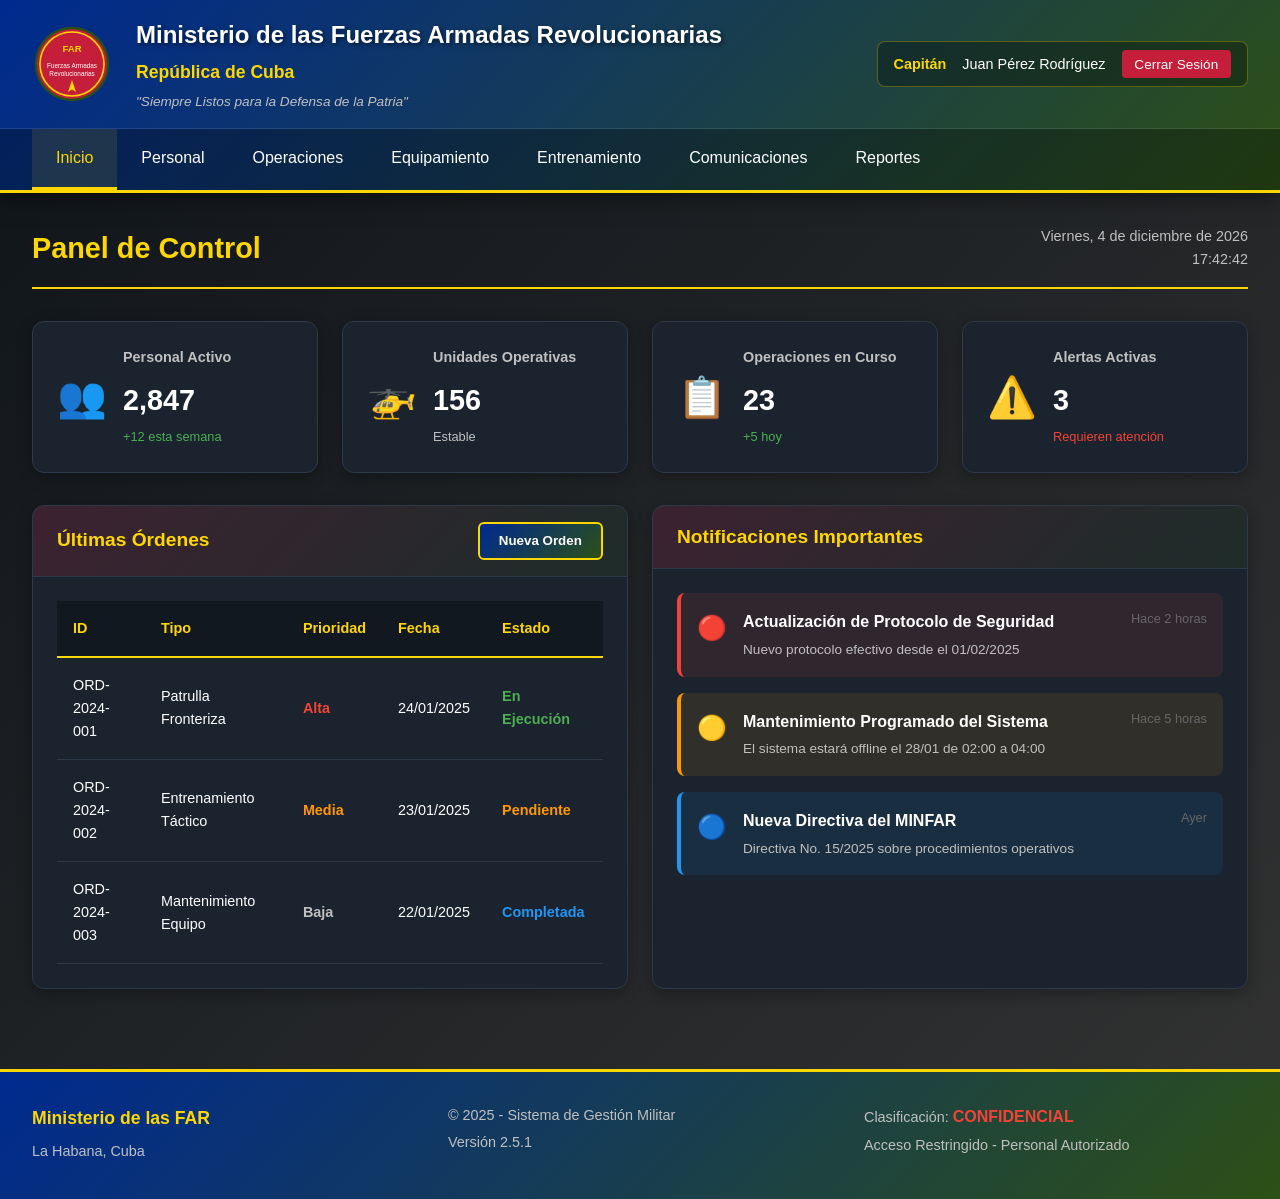
<file: military_app.html>
<!DOCTYPE html>
<html lang="es">
<head>
    <meta charset="UTF-8">
    <meta name="viewport" content="width=device-width, initial-scale=1.0">
    <title>Sistema de Gestión Militar - FAR</title>
    <link rel="stylesheet" href="styles.css">
    <link rel="manifest" href="manifest.json">
</head>
<body>
    <!-- Header -->
    <header class="header">
        <div class="header-content">
            <div class="logo-section">
                <div class="emblem">
                    <svg viewBox="0 0 100 100" class="emblem-svg">
                        <circle cx="50" cy="50" r="45" fill="#c41e3a" stroke="#2d5016" stroke-width="3"/>
                        <circle cx="50" cy="50" r="40" fill="none" stroke="#ffd700" stroke-width="2"/>
                        <text x="50" y="35" text-anchor="middle" fill="#ffd700" font-size="12" font-weight="bold">FAR</text>
                        <text x="50" y="55" text-anchor="middle" fill="#ffffff" font-size="8">Fuerzas Armadas</text>
                        <text x="50" y="65" text-anchor="middle" fill="#ffffff" font-size="8">Revolucionarias</text>
                        <polygon points="50,70 45,85 50,82 55,85" fill="#ffd700"/>
                    </svg>
                </div>
                <div class="title-section">
                    <h1>Ministerio de las Fuerzas Armadas Revolucionarias</h1>
                    <h2>República de Cuba</h2>
                    <p class="motto">"Siempre Listos para la Defensa de la Patria"</p>
                </div>
            </div>
            <div class="user-info">
                <span class="rank">Capitán</span>
                <span class="name">Juan Pérez Rodríguez</span>
                <button class="logout-btn" onclick="logout()">Cerrar Sesión</button>
            </div>
        </div>
        <nav class="main-nav">
            <ul>
                <li><a href="#inicio" class="nav-link active">Inicio</a></li>
                <li><a href="#personal" class="nav-link">Personal</a></li>
                <li><a href="#operaciones" class="nav-link">Operaciones</a></li>
                <li><a href="#equipamiento" class="nav-link">Equipamiento</a></li>
                <li><a href="#entrenamiento" class="nav-link">Entrenamiento</a></li>
                <li><a href="#comunicaciones" class="nav-link">Comunicaciones</a></li>
                <li><a href="#reportes" class="nav-link">Reportes</a></li>
            </ul>
        </nav>
    </header>

    <!-- Main Content -->
    <main class="main-content">
        <!-- Dashboard Section -->
        <section id="inicio" class="section active">
            <div class="section-header">
                <h2>Panel de Control</h2>
                <div class="date-time">
                    <span id="current-date"></span>
                    <span id="current-time"></span>
                </div>
            </div>

            <div class="dashboard-grid">
                <div class="stat-card">
                    <div class="stat-icon">👥</div>
                    <div class="stat-info">
                        <h3>Personal Activo</h3>
                        <p class="stat-number">2,847</p>
                        <p class="stat-change positive">+12 esta semana</p>
                    </div>
                </div>

                <div class="stat-card">
                    <div class="stat-icon">🚁</div>
                    <div class="stat-info">
                        <h3>Unidades Operativas</h3>
                        <p class="stat-number">156</p>
                        <p class="stat-change neutral">Estable</p>
                    </div>
                </div>

                <div class="stat-card">
                    <div class="stat-icon">📋</div>
                    <div class="stat-info">
                        <h3>Operaciones en Curso</h3>
                        <p class="stat-number">23</p>
                        <p class="stat-change positive">+5 hoy</p>
                    </div>
                </div>

                <div class="stat-card">
                    <div class="stat-icon">⚠️</div>
                    <div class="stat-info">
                        <h3>Alertas Activas</h3>
                        <p class="stat-number">3</p>
                        <p class="stat-change negative">Requieren atención</p>
                    </div>
                </div>
            </div>

            <div class="content-grid">
                <div class="card">
                    <div class="card-header">
                        <h3>Últimas Órdenes</h3>
                        <button class="btn-primary">Nueva Orden</button>
                    </div>
                    <div class="card-body">
                        <table class="data-table">
                            <thead>
                                <tr>
                                    <th>ID</th>
                                    <th>Tipo</th>
                                    <th>Prioridad</th>
                                    <th>Fecha</th>
                                    <th>Estado</th>
                                </tr>
                            </thead>
                            <tbody>
                                <tr>
                                    <td>ORD-2024-001</td>
                                    <td>Patrulla Fronteriza</td>
                                    <td><span class="priority-high">Alta</span></td>
                                    <td>24/01/2025</td>
                                    <td><span class="status-active">En Ejecución</span></td>
                                </tr>
                                <tr>
                                    <td>ORD-2024-002</td>
                                    <td>Entrenamiento Táctico</td>
                                    <td><span class="priority-medium">Media</span></td>
                                    <td>23/01/2025</td>
                                    <td><span class="status-pending">Pendiente</span></td>
                                </tr>
                                <tr>
                                    <td>ORD-2024-003</td>
                                    <td>Mantenimiento Equipo</td>
                                    <td><span class="priority-low">Baja</span></td>
                                    <td>22/01/2025</td>
                                    <td><span class="status-completed">Completada</span></td>
                                </tr>
                            </tbody>
                        </table>
                    </div>
                </div>

                <div class="card">
                    <div class="card-header">
                        <h3>Notificaciones Importantes</h3>
                    </div>
                    <div class="card-body">
                        <div class="notification-list">
                            <div class="notification urgent">
                                <span class="notif-icon">🔴</span>
                                <div class="notif-content">
                                    <strong>Actualización de Protocolo de Seguridad</strong>
                                    <p>Nuevo protocolo efectivo desde el 01/02/2025</p>
                                </div>
                                <span class="notif-time">Hace 2 horas</span>
                            </div>
                            <div class="notification warning">
                                <span class="notif-icon">🟡</span>
                                <div class="notif-content">
                                    <strong>Mantenimiento Programado del Sistema</strong>
                                    <p>El sistema estará offline el 28/01 de 02:00 a 04:00</p>
                                </div>
                                <span class="notif-time">Hace 5 horas</span>
                            </div>
                            <div class="notification info">
                                <span class="notif-icon">🔵</span>
                                <div class="notif-content">
                                    <strong>Nueva Directiva del MINFAR</strong>
                                    <p>Directiva No. 15/2025 sobre procedimientos operativos</p>
                                </div>
                                <span class="notif-time">Ayer</span>
                            </div>
                        </div>
                    </div>
                </div>
            </div>
        </section>

        <!-- Personal Section -->
        <section id="personal" class="section">
            <div class="section-header">
                <h2>Gestión de Personal</h2>
                <button class="btn-primary">Registrar Nuevo Personal</button>
            </div>

            <div class="filters-bar">
                <input type="text" class="search-input" placeholder="Buscar por nombre, grado o unidad...">
                <select class="filter-select">
                    <option value="">Todos los Grados</option>
                    <option value="general">General</option>
                    <option value="coronel">Coronel</option>
                    <option value="capitan">Capitán</option>
                    <option value="teniente">Teniente</option>
                    <option value="suboficial">Suboficial</option>
                    <option value="tropa">Tropa</option>
                </select>
                <select class="filter-select">
                    <option value="">Todas las Unidades</option>
                    <option value="ejercito">Ejército</option>
                    <option value="defensa_aerea">Defensa Antiaérea</option>
                    <option value="fuerza_aerea">Fuerza Aérea</option>
                    <option value="marina">Marina de Guerra</option>
                    <option value="tropas_especiales">Tropas Especiales</option>
                </select>
            </div>

            <div class="card">
                <div class="card-body">
                    <table class="data-table">
                        <thead>
                            <tr>
                                <th>No. Carnet</th>
                                <th>Nombre Completo</th>
                                <th>Grado</th>
                                <th>Unidad</th>
                                <th>Estado</th>
                                <th>Acciones</th>
                            </tr>
                        </thead>
                        <tbody>
                            <tr>
                                <td>FAR-2024-0001</td>
                                <td>García Martínez, Carlos</td>
                                <td>Coronel</td>
                                <td>Ejército Occidental</td>
                                <td><span class="status-active">Activo</span></td>
                                <td>
                                    <button class="btn-small">Ver</button>
                                    <button class="btn-small">Editar</button>
                                </td>
                            </tr>
                            <tr>
                                <td>FAR-2024-0002</td>
                                <td>Rodríguez López, María</td>
                                <td>Capitán</td>
                                <td>Defensa Antiaérea</td>
                                <td><span class="status-active">Activo</span></td>
                                <td>
                                    <button class="btn-small">Ver</button>
                                    <button class="btn-small">Editar</button>
                                </td>
                            </tr>
                            <tr>
                                <td>FAR-2024-0003</td>
                                <td>Hernández Silva, José</td>
                                <td>Teniente</td>
                                <td>Fuerza Aérea</td>
                                <td><span class="status-deployed">Desplegado</span></td>
                                <td>
                                    <button class="btn-small">Ver</button>
                                    <button class="btn-small">Editar</button>
                                </td>
                            </tr>
                        </tbody>
                    </table>
                </div>
            </div>
        </section>

        <!-- Operaciones Section -->
        <section id="operaciones" class="section">
            <div class="section-header">
                <h2>Centro de Operaciones</h2>
                <button class="btn-primary">Nueva Operación</button>
            </div>

            <div class="operations-map">
                <div class="map-placeholder">
                    <svg viewBox="0 0 800 400" class="map-svg">
                        <rect width="800" height="400" fill="#1a3a5c"/>
                        <ellipse cx="400" cy="200" rx="350" ry="150" fill="#2d5016" opacity="0.3"/>
                        <circle cx="200" cy="150" r="10" fill="#c41e3a"/>
                        <circle cx="400" cy="200" r="10" fill="#ffd700"/>
                        <circle cx="600" cy="180" r="10" fill="#4CAF50"/>
                        <circle cx="300" cy="250" r="10" fill="#2196F3"/>
                        <text x="200" y="140" fill="#ffffff" font-size="12" text-anchor="middle">Base Occidental</text>
                        <text x="400" y="190" fill="#ffffff" font-size="12" text-anchor="middle">Comando Central</text>
                        <text x="600" y="170" fill="#ffffff" font-size="12" text-anchor="middle">Base Oriental</text>
                        <text x="300" y="270" fill="#ffffff" font-size="12" text-anchor="middle">Zona Naval</text>
                        <path d="M 200 150 L 400 200 L 600 180" stroke="#ffffff" stroke-width="2" fill="none" stroke-dasharray="5,5"/>
                    </svg>
                    <div class="map-legend">
                        <div class="legend-item"><span class="legend-color" style="background: #c41e3a;"></span> Base Militar</div>
                        <div class="legend-item"><span class="legend-color" style="background: #ffd700;"></span> Comando</div>
                        <div class="legend-item"><span class="legend-color" style="background: #4CAF50;"></span> Unidad Terrestre</div>
                        <div class="legend-item"><span class="legend-color" style="background: #2196F3;"></span> Unidad Naval</div>
                    </div>
                </div>
            </div>

            <div class="content-grid">
                <div class="card full-width">
                    <div class="card-header">
                        <h3>Operaciones Activas</h3>
                    </div>
                    <div class="card-body">
                        <table class="data-table">
                            <thead>
                                <tr>
                                    <th>Código</th>
                                    <th>Nombre</th>
                                    <th>Tipo</th>
                                    <th>Comandante</th>
                                    <th>Inicio</th>
                                    <th>Estado</th>
                                    <th>Progreso</th>
                                </tr>
                            </thead>
                            <tbody>
                                <tr>
                                    <td>OP-2025-001</td>
                                    <td>Escudo Norte</td>
                                    <td>Vigilancia Fronteriza</td>
                                    <td>Coronel García</td>
                                    <td>20/01/2025</td>
                                    <td><span class="status-active">En Curso</span></td>
                                    <td>
                                        <div class="progress-bar">
                                            <div class="progress-fill" style="width: 75%;"></div>
                                        </div>
                                        <span>75%</span>
                                    </td>
                                </tr>
                                <tr>
                                    <td>OP-2025-002</td>
                                    <td>Martillo del Sur</td>
                                    <td>Entrenamiento Conjunto</td>
                                    <td>Capitán Rodríguez</td>
                                    <td>22/01/2025</td>
                                    <td><span class="status-active">En Curso</span></td>
                                    <td>
                                        <div class="progress-bar">
                                            <div class="progress-fill" style="width: 45%;"></div>
                                        </div>
                                        <span>45%</span>
                                    </td>
                                </tr>
                            </tbody>
                        </table>
                    </div>
                </div>
            </div>
        </section>

        <!-- Equipamiento Section -->
        <section id="equipamiento" class="section">
            <div class="section-header">
                <h2>Gestión de Equipamiento</h2>
                <button class="btn-primary">Registrar Equipo</button>
            </div>

            <div class="dashboard-grid">
                <div class="stat-card">
                    <div class="stat-icon">🔫</div>
                    <div class="stat-info">
                        <h3>Armamento</h3>
                        <p class="stat-number">1,245</p>
                        <p class="stat-detail">85% Operativo</p>
                    </div>
                </div>

                <div class="stat-card">
                    <div class="stat-icon">🚗</div>
                    <div class="stat-info">
                        <h3>Vehículos</h3>
                        <p class="stat-number">342</p>
                        <p class="stat-detail">92% Operativo</p>
                    </div>
                </div>

                <div class="stat-card">
                    <div class="stat-icon">📻</div>
                    <div class="stat-info">
                        <h3>Equipos de Comunicación</h3>
                        <p class="stat-number">567</p>
                        <p class="stat-detail">95% Operativo</p>
                    </div>
                </div>

                <div class="stat-card">
                    <div class="stat-icon">🛡️</div>
                    <div class="stat-info">
                        <h3>Equipo de Protección</h3>
                        <p class="stat-number">2,890</p>
                        <p class="stat-detail">98% Operativo</p>
                    </div>
                </div>
            </div>

            <div class="card">
                <div class="card-header">
                    <h3>Inventario de Equipamiento Principal</h3>
                </div>
                <div class="card-body">
                    <table class="data-table">
                        <thead>
                            <tr>
                                <th>Código</th>
                                <th>Descripción</th>
                                <th>Categoría</th>
                                <th>Cantidad</th>
                                <th>Estado</th>
                                <th>Ubicación</th>
                            </tr>
                        </thead>
                        <tbody>
                            <tr>
                                <td>ARM-001</td>
                                <td>Fusil de Asalto AK-103</td>
                                <td>Armamento Individual</td>
                                <td>850</td>
                                <td><span class="status-good">Bueno</span></td>
                                <td>Almacén Central</td>
                            </tr>
                            <tr>
                                <td>VEH-001</td>
                                <td>Camión Táctico URAL-4320</td>
                                <td>Vehículos de Transporte</td>
                                <td>45</td>
                                <td><span class="status-good">Bueno</span></td>
                                <td>Base Occidental</td>
                            </tr>
                            <tr>
                                <td>COM-001</td>
                                <td>Radio Táctica PRC-150</td>
                                <td>Comunicaciones</td>
                                <td>230</td>
                                <td><span class="status-excellent">Excelente</span></td>
                                <td>Varios</td>
                            </tr>
                        </tbody>
                    </table>
                </div>
            </div>
        </section>

        <!-- Entrenamiento Section -->
        <section id="entrenamiento" class="section">
            <div class="section-header">
                <h2>Programas de Entrenamiento</h2>
                <button class="btn-primary">Nuevo Programa</button>
            </div>

            <div class="content-grid">
                <div class="card">
                    <div class="card-header">
                        <h3>Programas Activos</h3>
                    </div>
                    <div class="card-body">
                        <div class="training-program">
                            <div class="program-header">
                                <h4>Curso de Liderazgo Táctico</h4>
                                <span class="program-status active">Activo</span>
                            </div>
                            <div class="program-details">
                                <p><strong>Duración:</strong> 4 semanas</p>
                                <p><strong>Participantes:</strong> 24 oficiales</p>
                                <p><strong>Instructor:</strong> Coronel Martínez</p>
                                <p><strong>Progreso:</strong></p>
                                <div class="progress-bar">
                                    <div class="progress-fill" style="width: 60%;"></div>
                                </div>
                                <p>60% completado</p>
                            </div>
                        </div>

                        <div class="training-program">
                            <div class="program-header">
                                <h4>Entrenamiento de Combate Urbano</h4>
                                <span class="program-status active">Activo</span>
                            </div>
                            <div class="program-details">
                                <p><strong>Duración:</strong> 2 semanas</p>
                                <p><strong>Participantes:</strong> 45 efectivos</p>
                                <p><strong>Instructor:</strong> Capitán Hernández</p>
                                <p><strong>Progreso:</strong></p>
                                <div class="progress-bar">
                                    <div class="progress-fill" style="width: 30%;"></div>
                                </div>
                                <p>30% completado</p>
                            </div>
                        </div>
                    </div>
                </div>

                <div class="card">
                    <div class="card-header">
                        <h3>Próximos Programas</h3>
                    </div>
                    <div class="card-body">
                        <div class="upcoming-training">
                            <div class="training-date">
                                <span class="day">05</span>
                                <span class="month">FEB</span>
                            </div>
                            <div class="training-info">
                                <h4>Curso de Primeros Auxilios en Combate</h4>
                                <p>30 plazas disponibles</p>
                            </div>
                        </div>

                        <div class="upcoming-training">
                            <div class="training-date">
                                <span class="day">12</span>
                                <span class="month">FEB</span>
                            </div>
                            <div class="training-info">
                                <h4>Entrenamiento de Comunicaciones Encriptadas</h4>
                                <p>15 plazas disponibles</p>
                            </div>
                        </div>

                        <div class="upcoming-training">
                            <div class="training-date">
                                <span class="day">20</span>
                                <span class="month">FEB</span>
                            </div>
                            <div class="training-info">
                                <h4>Simulacro de Defensa Aérea</h4>
                                <p>Toda la unidad</p>
                            </div>
                        </div>
                    </div>
                </div>
            </div>
        </section>

        <!-- Comunicaciones Section -->
        <section id="comunicaciones" class="section">
            <div class="section-header">
                <h2>Sistema de Comunicaciones</h2>
            </div>

            <div class="content-grid">
                <div class="card">
                    <div class="card-header">
                        <h3>Enviar Mensaje Seguro</h3>
                    </div>
                    <div class="card-body">
                        <form class="message-form">
                            <div class="form-group">
                                <label for="recipient">Destinatario:</label>
                                <select id="recipient" class="form-control">
                                    <option value="">Seleccionar destinatario...</option>
                                    <option value="comando">Comando Central</option>
                                    <option value="base_occidental">Base Occidental</option>
                                    <option value="base_oriental">Base Oriental</option>
                                    <option value="zona_naval">Zona Naval</option>
                                </select>
                            </div>
                            <div class="form-group">
                                <label for="priority">Prioridad:</label>
                                <select id="priority" class="form-control">
                                    <option value="normal">Normal</option>
                                    <option value="importante">Importante</option>
                                    <option value="urgente">Urgente</option>
                                    <option value="critico">Crítico</option>
                                </select>
                            </div>
                            <div class="form-group">
                                <label for="subject">Asunto:</label>
                                <input type="text" id="subject" class="form-control" placeholder="Asunto del mensaje">
                            </div>
                            <div class="form-group">
                                <label for="message">Mensaje:</label>
                                <textarea id="message" class="form-control" rows="5" placeholder="Escriba su mensaje seguro aquí..."></textarea>
                            </div>
                            <button type="submit" class="btn-primary">Enviar Mensaje Encriptado</button>
                        </form>
                    </div>
                </div>

                <div class="card">
                    <div class="card-header">
                        <h3>Buzón de Entrada</h3>
                    </div>
                    <div class="card-body">
                        <div class="message-list">
                            <div class="message-item unread">
                                <span class="message-priority critical">CRÍTICO</span>
                                <div class="message-content">
                                    <strong>De: Comando Central</strong>
                                    <p>Actualización inmediata de protocolos de seguridad</p>
                                    <span class="message-time">10:30 - Hoy</span>
                                </div>
                            </div>
                            <div class="message-item unread">
                                <span class="message-priority important">IMPORTANTE</span>
                                <div class="message-content">
                                    <strong>De: Base Occidental</strong>
                                    <p>Reporte de patrulla fronteriza - Sector 7</p>
                                    <span class="message-time">09:15 - Hoy</span>
                                </div>
                            </div>
                            <div class="message-item">
                                <span class="message-priority normal">NORMAL</span>
                                <div class="message-content">
                                    <strong>De: Zona Naval</strong>
                                    <p>Programación de mantenimiento de embarcaciones</p>
                                    <span class="message-time">16:45 - Ayer</span>
                                </div>
                            </div>
                        </div>
                    </div>
                </div>
            </div>
        </section>

        <!-- Reportes Section -->
        <section id="reportes" class="section">
            <div class="section-header">
                <h2>Generación de Reportes</h2>
            </div>

            <div class="content-grid">
                <div class="card">
                    <div class="card-header">
                        <h3>Tipos de Reporte</h3>
                    </div>
                    <div class="card-body">
                        <div class="report-types">
                            <div class="report-type">
                                <div class="report-icon">📊</div>
                                <h4>Reporte de Personal</h4>
                                <p>Estado nominal, despliegues, licencias</p>
                                <button class="btn-secondary">Generar</button>
                            </div>
                            <div class="report-type">
                                <div class="report-icon">🎯</div>
                                <h4>Reporte Operacional</h4>
                                <p>Operaciones en curso, resultados, estadísticas</p>
                                <button class="btn-secondary">Generar</button>
                            </div>
                            <div class="report-type">
                                <div class="report-icon">📦</div>
                                <h4>Reporte de Equipamiento</h4>
                                <p>Inventario, estado, mantenimiento</p>
                                <button class="btn-secondary">Generar</button>
                            </div>
                            <div class="report-type">
                                <div class="report-icon">📈</div>
                                <h4>Reporte de Entrenamiento</h4>
                                <p>Programas completados, calificaciones</p>
                                <button class="btn-secondary">Generar</button>
                            </div>
                        </div>
                    </div>
                </div>

                <div class="card">
                    <div class="card-header">
                        <h3>Reportes Recientes</h3>
                    </div>
                    <div class="card-body">
                        <table class="data-table">
                            <thead>
                                <tr>
                                    <th>Nombre</th>
                                    <th>Tipo</th>
                                    <th>Fecha</th>
                                    <th>Estado</th>
                                    <th>Acciones</th>
                                </tr>
                            </thead>
                            <tbody>
                                <tr>
                                    <td>Reporte_Mensual_Enero_2025.pdf</td>
                                    <td>Personal</td>
                                    <td>24/01/2025</td>
                                    <td><span class="status-completed">Generado</span></td>
                                    <td>
                                        <button class="btn-small">Descargar</button>
                                        <button class="btn-small">Imprimir</button>
                                    </td>
                                </tr>
                                <tr>
                                    <td>Operaciones_Semana_3.xlsx</td>
                                    <td>Operacional</td>
                                    <td>23/01/2025</td>
                                    <td><span class="status-completed">Generado</span></td>
                                    <td>
                                        <button class="btn-small">Descargar</button>
                                        <button class="btn-small">Imprimir</button>
                                    </td>
                                </tr>
                                <tr>
                                    <td>Inventario_Armamento.pdf</td>
                                    <td>Equipamiento</td>
                                    <td>22/01/2025</td>
                                    <td><span class="status-completed">Generado</span></td>
                                    <td>
                                        <button class="btn-small">Descargar</button>
                                        <button class="btn-small">Imprimir</button>
                                    </td>
                                </tr>
                            </tbody>
                        </table>
                    </div>
                </div>
            </div>
        </section>
    </main>

    <!-- Footer -->
    <footer class="footer">
        <div class="footer-content">
            <div class="footer-section">
                <h4>Ministerio de las FAR</h4>
                <p>La Habana, Cuba</p>
            </div>
            <div class="footer-section">
                <p>© 2025 - Sistema de Gestión Militar</p>
                <p>Versión 2.5.1</p>
            </div>
            <div class="footer-section">
                <p>Clasificación: <span class="classification">CONFIDENCIAL</span></p>
                <p>Acceso Restringido - Personal Autorizado</p>
            </div>
        </div>
    </footer>

    <script src="app.js"></script>
</body>
</html>
</file>
<file: styles.css>
/* Variables de Color - Inspiradas en la bandera cubana y uniformes militares */
:root {
    --primary-red: #c41e3a;
    --primary-blue: #002a8f;
    --army-green: #2d5016;
    --gold: #ffd700;
    --dark-gray: #1a1a1a;
    --medium-gray: #333333;
    --light-gray: #666666;
    --silver: #c0c0c0;
    --white: #ffffff;
    --bg-dark: #0f1419;
    --bg-card: #1a232e;
    --bg-hover: #24303f;
    --border-color: #2d3a4a;
    --success: #4CAF50;
    --warning: #ff9800;
    --danger: #f44336;
    --info: #2196F3;
}

/* Reset y Estilos Base */
* {
    margin: 0;
    padding: 0;
    box-sizing: border-box;
}

body {
    font-family: 'Segoe UI', Tahoma, Geneva, Verdana, sans-serif;
    background: linear-gradient(135deg, var(--bg-dark) 0%, var(--medium-gray) 100%);
    color: var(--white);
    line-height: 1.6;
    min-height: 100vh;
}

/* Header */
.header {
    background: linear-gradient(135deg, var(--primary-blue) 0%, var(--army-green) 100%);
    border-bottom: 3px solid var(--gold);
    box-shadow: 0 4px 20px rgba(0, 0, 0, 0.5);
    position: sticky;
    top: 0;
    z-index: 1000;
}

.header-content {
    display: flex;
    justify-content: space-between;
    align-items: center;
    padding: 1rem 2rem;
    border-bottom: 1px solid rgba(255, 255, 255, 0.1);
}

.logo-section {
    display: flex;
    align-items: center;
    gap: 1.5rem;
}

.emblem {
    width: 80px;
    height: 80px;
}

.emblem-svg {
    width: 100%;
    height: 100%;
}

.title-section h1 {
    font-size: 1.5rem;
    font-weight: bold;
    color: var(--white);
    text-shadow: 2px 2px 4px rgba(0, 0, 0, 0.5);
    margin-bottom: 0.25rem;
}

.title-section h2 {
    font-size: 1.1rem;
    color: var(--gold);
    font-weight: 600;
}

.motto {
    font-size: 0.85rem;
    font-style: italic;
    color: var(--silver);
    margin-top: 0.25rem;
}

.user-info {
    display: flex;
    align-items: center;
    gap: 1rem;
    background: rgba(0, 0, 0, 0.3);
    padding: 0.5rem 1rem;
    border-radius: 8px;
    border: 1px solid rgba(255, 215, 0, 0.3);
}

.rank {
    color: var(--gold);
    font-weight: bold;
    font-size: 0.9rem;
}

.name {
    color: var(--white);
    font-size: 0.9rem;
}

.logout-btn {
    background: var(--primary-red);
    color: var(--white);
    border: none;
    padding: 0.4rem 0.8rem;
    border-radius: 4px;
    cursor: pointer;
    font-size: 0.85rem;
    transition: all 0.3s ease;
}

.logout-btn:hover {
    background: #a01830;
    transform: translateY(-2px);
}

/* Navegación */
.main-nav {
    background: rgba(0, 0, 0, 0.3);
}

.main-nav ul {
    display: flex;
    list-style: none;
    padding: 0 2rem;
}

.main-nav li {
    margin: 0;
}

.nav-link {
    display: block;
    padding: 1rem 1.5rem;
    color: var(--white);
    text-decoration: none;
    font-weight: 500;
    transition: all 0.3s ease;
    border-bottom: 3px solid transparent;
}

.nav-link:hover,
.nav-link.active {
    background: rgba(255, 215, 0, 0.1);
    border-bottom-color: var(--gold);
    color: var(--gold);
}

/* Contenido Principal */
.main-content {
    padding: 2rem;
    max-width: 1600px;
    margin: 0 auto;
}

.section {
    display: none;
    animation: fadeIn 0.3s ease;
}

.section.active {
    display: block;
}

@keyframes fadeIn {
    from {
        opacity: 0;
        transform: translateY(20px);
    }
    to {
        opacity: 1;
        transform: translateY(0);
    }
}

.section-header {
    display: flex;
    justify-content: space-between;
    align-items: center;
    margin-bottom: 2rem;
    padding-bottom: 1rem;
    border-bottom: 2px solid var(--gold);
}

.section-header h2 {
    font-size: 1.8rem;
    color: var(--gold);
}

.date-time {
    display: flex;
    flex-direction: column;
    align-items: flex-end;
    font-size: 0.9rem;
    color: var(--silver);
}

/* Dashboard Grid */
.dashboard-grid {
    display: grid;
    grid-template-columns: repeat(auto-fit, minmax(250px, 1fr));
    gap: 1.5rem;
    margin-bottom: 2rem;
}

.stat-card {
    background: var(--bg-card);
    border-radius: 12px;
    padding: 1.5rem;
    display: flex;
    align-items: center;
    gap: 1rem;
    border: 1px solid var(--border-color);
    box-shadow: 0 4px 15px rgba(0, 0, 0, 0.3);
    transition: all 0.3s ease;
}

.stat-card:hover {
    transform: translateY(-5px);
    border-color: var(--gold);
    box-shadow: 0 8px 25px rgba(255, 215, 0, 0.2);
}

.stat-icon {
    font-size: 2.5rem;
}

.stat-info h3 {
    font-size: 0.9rem;
    color: var(--silver);
    margin-bottom: 0.5rem;
}

.stat-number {
    font-size: 1.8rem;
    font-weight: bold;
    color: var(--white);
    margin-bottom: 0.25rem;
}

.stat-change {
    font-size: 0.8rem;
    font-weight: 500;
}

.stat-change.positive {
    color: var(--success);
}

.stat-change.negative {
    color: var(--danger);
}

.stat-change.neutral {
    color: var(--silver);
}

.stat-detail {
    font-size: 0.8rem;
    color: var(--silver);
}

/* Content Grid */
.content-grid {
    display: grid;
    grid-template-columns: repeat(auto-fit, minmax(400px, 1fr));
    gap: 1.5rem;
}

.card {
    background: var(--bg-card);
    border-radius: 12px;
    border: 1px solid var(--border-color);
    box-shadow: 0 4px 15px rgba(0, 0, 0, 0.3);
    overflow: hidden;
}

.card.full-width {
    grid-column: 1 / -1;
}

.card-header {
    background: linear-gradient(135deg, rgba(196, 30, 58, 0.2) 0%, rgba(45, 80, 22, 0.2) 100%);
    padding: 1rem 1.5rem;
    display: flex;
    justify-content: space-between;
    align-items: center;
    border-bottom: 1px solid var(--border-color);
}

.card-header h3 {
    color: var(--gold);
    font-size: 1.2rem;
}

.card-body {
    padding: 1.5rem;
}

/* Tablas */
.data-table {
    width: 100%;
    border-collapse: collapse;
}

.data-table thead {
    background: rgba(0, 0, 0, 0.3);
}

.data-table th {
    padding: 1rem;
    text-align: left;
    font-weight: 600;
    color: var(--gold);
    border-bottom: 2px solid var(--gold);
    font-size: 0.9rem;
}

.data-table td {
    padding: 1rem;
    border-bottom: 1px solid var(--border-color);
    font-size: 0.9rem;
}

.data-table tbody tr:hover {
    background: var(--bg-hover);
}

/* Estados y Prioridades */
.status-active, .status-good {
    color: var(--success);
    font-weight: bold;
}

.status-pending {
    color: var(--warning);
    font-weight: bold;
}

.status-completed {
    color: var(--info);
    font-weight: bold;
}

.status-deployed {
    color: var(--primary-red);
    font-weight: bold;
}

.status-excellent {
    color: var(--gold);
    font-weight: bold;
}

.priority-high {
    color: var(--danger);
    font-weight: bold;
}

.priority-medium {
    color: var(--warning);
    font-weight: bold;
}

.priority-low {
    color: var(--silver);
    font-weight: bold;
}

/* Notificaciones */
.notification-list {
    display: flex;
    flex-direction: column;
    gap: 1rem;
}

.notification {
    display: flex;
    align-items: flex-start;
    gap: 1rem;
    padding: 1rem;
    background: rgba(0, 0, 0, 0.2);
    border-radius: 8px;
    border-left: 4px solid;
}

.notification.urgent {
    border-left-color: var(--danger);
    background: rgba(244, 67, 54, 0.1);
}

.notification.warning {
    border-left-color: var(--warning);
    background: rgba(255, 152, 0, 0.1);
}

.notification.info {
    border-left-color: var(--info);
    background: rgba(33, 150, 243, 0.1);
}

.notif-icon {
    font-size: 1.5rem;
}

.notif-content strong {
    display: block;
    color: var(--white);
    margin-bottom: 0.25rem;
}

.notif-content p {
    color: var(--silver);
    font-size: 0.85rem;
}

.notif-time {
    color: var(--light-gray);
    font-size: 0.8rem;
    margin-left: auto;
}

/* Botones */
.btn-primary {
    background: linear-gradient(135deg, var(--primary-blue) 0%, var(--army-green) 100%);
    color: var(--white);
    border: 2px solid var(--gold);
    padding: 0.6rem 1.2rem;
    border-radius: 6px;
    cursor: pointer;
    font-weight: 600;
    transition: all 0.3s ease;
}

.btn-primary:hover {
    transform: translateY(-2px);
    box-shadow: 0 4px 15px rgba(255, 215, 0, 0.3);
}

.btn-secondary {
    background: var(--medium-gray);
    color: var(--white);
    border: 1px solid var(--silver);
    padding: 0.5rem 1rem;
    border-radius: 4px;
    cursor: pointer;
    transition: all 0.3s ease;
}

.btn-secondary:hover {
    background: var(--light-gray);
}

.btn-small {
    background: var(--primary-blue);
    color: var(--white);
    border: none;
    padding: 0.3rem 0.6rem;
    border-radius: 3px;
    cursor: pointer;
    font-size: 0.8rem;
    margin-right: 0.3rem;
    transition: all 0.3s ease;
}

.btn-small:hover {
    background: var(--info);
}

/* Filtros */
.filters-bar {
    display: flex;
    gap: 1rem;
    margin-bottom: 1.5rem;
    flex-wrap: wrap;
}

.search-input {
    flex: 1;
    min-width: 250px;
    padding: 0.7rem 1rem;
    background: var(--bg-card);
    border: 1px solid var(--border-color);
    border-radius: 6px;
    color: var(--white);
    font-size: 0.9rem;
}

.search-input:focus {
    outline: none;
    border-color: var(--gold);
}

.filter-select {
    padding: 0.7rem 1rem;
    background: var(--bg-card);
    border: 1px solid var(--border-color);
    border-radius: 6px;
    color: var(--white);
    font-size: 0.9rem;
    cursor: pointer;
}

.filter-select:focus {
    outline: none;
    border-color: var(--gold);
}

/* Mapa de Operaciones */
.operations-map {
    margin-bottom: 2rem;
}

.map-placeholder {
    background: var(--bg-card);
    border-radius: 12px;
    padding: 1rem;
    border: 1px solid var(--border-color);
}

.map-svg {
    width: 100%;
    height: auto;
    border-radius: 8px;
}

.map-legend {
    display: flex;
    gap: 1.5rem;
    margin-top: 1rem;
    flex-wrap: wrap;
}

.legend-item {
    display: flex;
    align-items: center;
    gap: 0.5rem;
    font-size: 0.85rem;
}

.legend-color {
    width: 15px;
    height: 15px;
    border-radius: 3px;
}

/* Barras de Progreso */
.progress-bar {
    width: 100%;
    height: 8px;
    background: var(--medium-gray);
    border-radius: 4px;
    overflow: hidden;
    margin: 0.5rem 0;
}

.progress-fill {
    height: 100%;
    background: linear-gradient(90deg, var(--primary-blue) 0%, var(--gold) 100%);
    border-radius: 4px;
    transition: width 0.3s ease;
}

/* Entrenamiento */
.training-program {
    background: rgba(0, 0, 0, 0.2);
    border-radius: 8px;
    padding: 1rem;
    margin-bottom: 1rem;
    border-left: 4px solid var(--success);
}

.program-header {
    display: flex;
    justify-content: space-between;
    align-items: center;
    margin-bottom: 0.5rem;
}

.program-header h4 {
    color: var(--white);
    font-size: 1rem;
}

.program-status {
    padding: 0.25rem 0.75rem;
    border-radius: 12px;
    font-size: 0.75rem;
    font-weight: bold;
}

.program-status.active {
    background: var(--success);
    color: var(--white);
}

.program-details p {
    color: var(--silver);
    font-size: 0.85rem;
    margin-bottom: 0.25rem;
}

.upcoming-training {
    display: flex;
    align-items: center;
    gap: 1rem;
    padding: 1rem;
    background: rgba(0, 0, 0, 0.2);
    border-radius: 8px;
    margin-bottom: 1rem;
}

.training-date {
    display: flex;
    flex-direction: column;
    align-items: center;
    background: var(--primary-red);
    padding: 0.5rem 0.75rem;
    border-radius: 6px;
    min-width: 60px;
}

.training-date .day {
    font-size: 1.5rem;
    font-weight: bold;
    color: var(--white);
}

.training-date .month {
    font-size: 0.7rem;
    color: var(--gold);
    font-weight: bold;
}

.training-info h4 {
    color: var(--white);
    font-size: 0.95rem;
    margin-bottom: 0.25rem;
}

.training-info p {
    color: var(--silver);
    font-size: 0.8rem;
}

/* Formularios */
.message-form {
    display: flex;
    flex-direction: column;
    gap: 1rem;
}

.form-group {
    display: flex;
    flex-direction: column;
    gap: 0.5rem;
}

.form-group label {
    color: var(--gold);
    font-weight: 600;
    font-size: 0.9rem;
}

.form-control {
    padding: 0.7rem 1rem;
    background: var(--bg-card);
    border: 1px solid var(--border-color);
    border-radius: 6px;
    color: var(--white);
    font-size: 0.9rem;
    font-family: inherit;
}

.form-control:focus {
    outline: none;
    border-color: var(--gold);
}

/* Mensajes */
.message-list {
    display: flex;
    flex-direction: column;
    gap: 1rem;
}

.message-item {
    display: flex;
    align-items: flex-start;
    gap: 1rem;
    padding: 1rem;
    background: rgba(0, 0, 0, 0.2);
    border-radius: 8px;
    border-left: 4px solid var(--silver);
}

.message-item.unread {
    background: rgba(33, 150, 243, 0.1);
    border-left-color: var(--info);
}

.message-priority {
    padding: 0.25rem 0.5rem;
    border-radius: 4px;
    font-size: 0.7rem;
    font-weight: bold;
    color: var(--white);
}

.message-priority.critical {
    background: var(--danger);
}

.message-priority.important {
    background: var(--warning);
}

.message-priority.normal {
    background: var(--silver);
    color: var(--dark-gray);
}

.message-content strong {
    display: block;
    color: var(--white);
    margin-bottom: 0.25rem;
}

.message-content p {
    color: var(--silver);
    font-size: 0.85rem;
    margin-bottom: 0.25rem;
}

.message-time {
    color: var(--light-gray);
    font-size: 0.75rem;
}

/* Reportes */
.report-types {
    display: grid;
    grid-template-columns: repeat(auto-fit, minmax(200px, 1fr));
    gap: 1rem;
}

.report-type {
    background: rgba(0, 0, 0, 0.2);
    border-radius: 8px;
    padding: 1.5rem;
    text-align: center;
    border: 1px solid var(--border-color);
    transition: all 0.3s ease;
}

.report-type:hover {
    border-color: var(--gold);
    transform: translateY(-3px);
}

.report-icon {
    font-size: 3rem;
    margin-bottom: 1rem;
}

.report-type h4 {
    color: var(--gold);
    margin-bottom: 0.5rem;
    font-size: 1rem;
}

.report-type p {
    color: var(--silver);
    font-size: 0.85rem;
    margin-bottom: 1rem;
}

/* Footer */
.footer {
    background: linear-gradient(135deg, var(--primary-blue) 0%, var(--army-green) 100%);
    border-top: 3px solid var(--gold);
    padding: 2rem;
    margin-top: 3rem;
}

.footer-content {
    display: grid;
    grid-template-columns: repeat(auto-fit, minmax(250px, 1fr));
    gap: 2rem;
    max-width: 1600px;
    margin: 0 auto;
}

.footer-section h4 {
    color: var(--gold);
    margin-bottom: 0.5rem;
    font-size: 1.1rem;
}

.footer-section p {
    color: var(--silver);
    font-size: 0.9rem;
    margin-bottom: 0.25rem;
}

.classification {
    color: var(--danger);
    font-weight: bold;
    font-size: 1rem;
}

/* Responsive */
@media (max-width: 768px) {
    .header-content {
        flex-direction: column;
        gap: 1rem;
    }

    .logo-section {
        flex-direction: column;
        text-align: center;
    }

    .main-nav ul {
        flex-wrap: wrap;
        justify-content: center;
    }

    .nav-link {
        padding: 0.75rem 1rem;
        font-size: 0.85rem;
    }

    .main-content {
        padding: 1rem;
    }

    .content-grid {
        grid-template-columns: 1fr;
    }

    .dashboard-grid {
        grid-template-columns: 1fr;
    }

    .section-header {
        flex-direction: column;
        align-items: flex-start;
        gap: 1rem;
    }

    .date-time {
        align-items: flex-start;
    }

    .filters-bar {
        flex-direction: column;
    }

    .search-input {
        min-width: 100%;
    }
}
</file>
